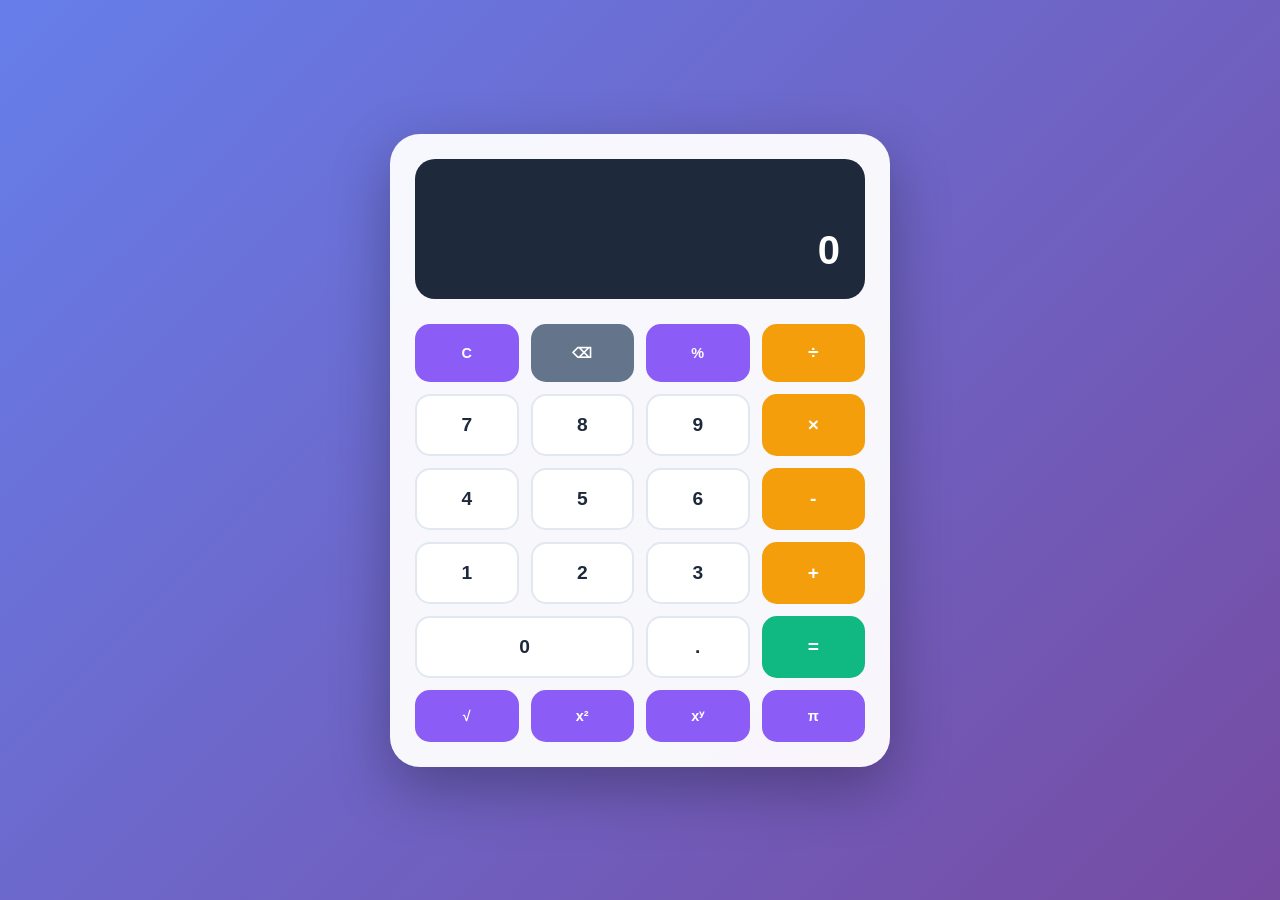
<file: calculadora/index.html>
<!DOCTYPE html>
<html lang="pt-br">
<head>
    <meta charset="UTF-8">
    <meta name="viewport" content="width=device-width, initial-scale=1.0">
    <title>Calculadora Científica</title>
    <link rel="stylesheet" href="style.css">
</head>
<body>
    <div class="calculator">
        <div class="display">
            <div class="previous-operand" id="previousOperand"></div>
            <div class="current-operand" id="currentOperand">0</div>
        </div>
        
        <div class="buttons">
            <!-- Linha 1: Funções e operadores -->
            <button class="function" data-action="clear">C</button>
            <button class="function" data-action="delete">⌫</button>
            <button class="function" data-action="percent">%</button>
            <button class="operator" data-operator="/">÷</button>
            
            <!-- Linha 2: Números 7,8,9 e multiplicação -->
            <button class="number" data-number="7">7</button>
            <button class="number" data-number="8">8</button>
            <button class="number" data-number="9">9</button>
            <button class="operator" data-operator="*">×</button>
            
            <!-- Linha 3: Números 4,5,6 e subtração -->
            <button class="number" data-number="4">4</button>
            <button class="number" data-number="5">5</button>
            <button class="number" data-number="6">6</button>
            <button class="operator" data-operator="-">-</button>
            
            <!-- Linha 4: Números 1,2,3 e adição -->
            <button class="number" data-number="1">1</button>
            <button class="number" data-number="2">2</button>
            <button class="number" data-number="3">3</button>
            <button class="operator" data-operator="+">+</button>
            
            <!-- Linha 5: Zero, ponto, igual -->
            <button class="number span-2" data-number="0">0</button>
            <button class="number" data-number=".">.</button>
            <button class="equals" data-action="equals">=</button>
            
            <!-- Linha 6: Funções científicas -->
            <button class="function" data-function="sqrt">√</button>
            <button class="function" data-function="square">x²</button>
            <button class="function" data-function="power">xʸ</button>
            <button class="function" data-function="pi">π</button>
        </div>
    </div>

    <script src="script.js"></script>
</body>
</html>
</file>
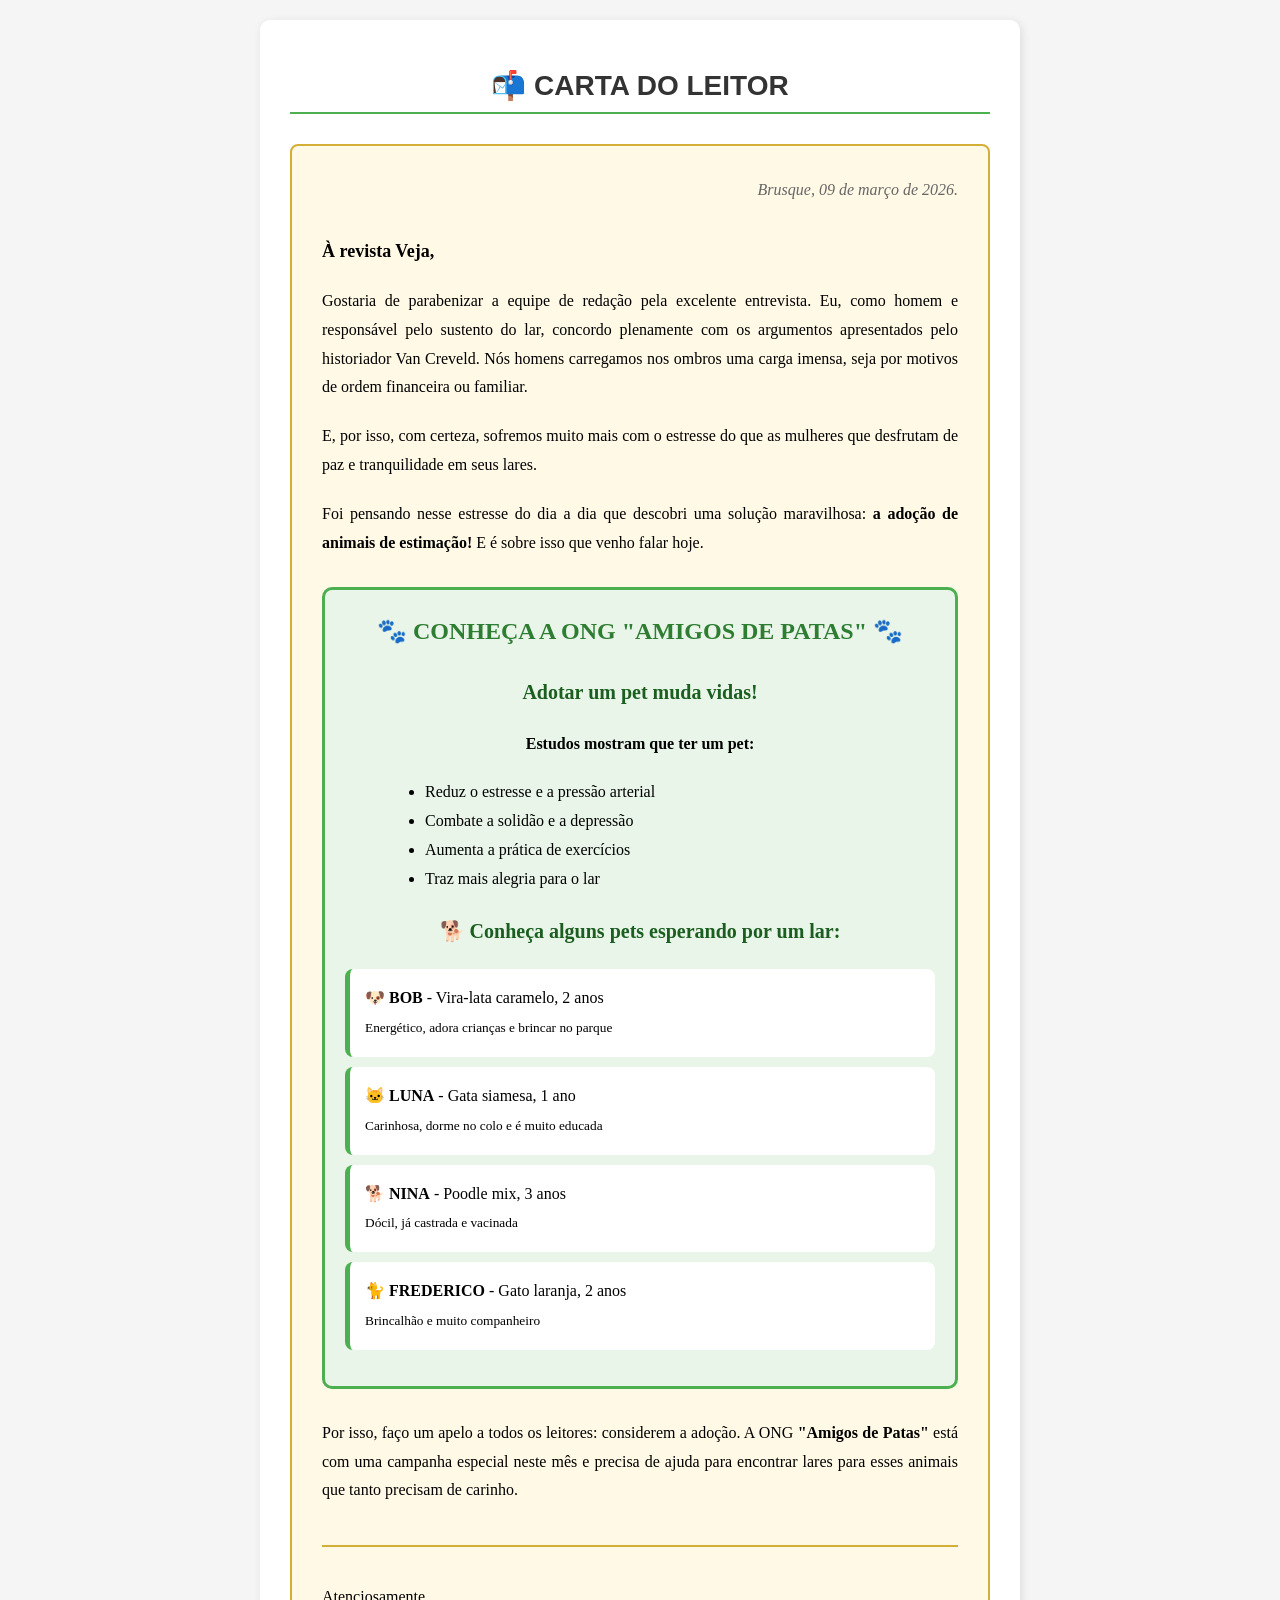
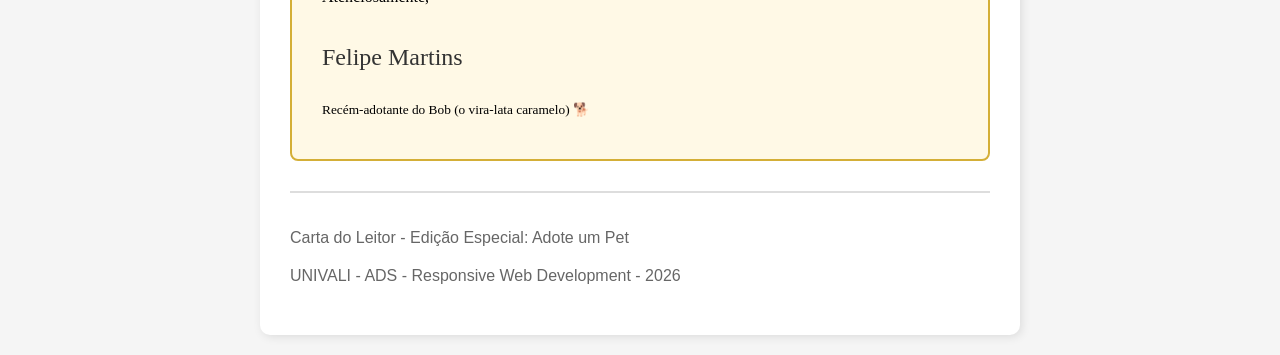
<file: carta-ong/index.html>
<!DOCTYPE html>
<html lang="pt-BR">
<head>
    <meta charset="UTF-8">
    <meta name="viewport" content="width=device-width, initial-scale=1.0">
    <title>Carta do Leitor - Adote um Pet</title>
    <style>
        /* Estilo para o corpo da página */
        body {
            font-family: Arial, Helvetica, sans-serif;
            background-color: #f5f5f5;
            margin: 0;
            padding: 20px;
        }
        
        /* Container principal - centraliza o conteúdo */
        .container {
            max-width: 700px;
            margin: 0 auto;
            background-color: white;
            padding: 30px;
            border-radius: 10px;
            box-shadow: 2px 2px 10px rgba(0,0,0,0.1);
        }
        
        /* Título principal */
        h1 {
            text-align: center;
            color: #333;
            font-size: 28px;
            margin-bottom: 30px;
            border-bottom: 2px solid #4CAF50;
            padding-bottom: 10px;
        }
        
        /* ESTILO DA CARTA */
        .carta {
            background-color: #fff9e6;
            border: 2px solid #d4af37;
            padding: 30px;
            border-radius: 8px;
            font-family: 'Times New Roman', Times, serif;
            line-height: 1.8;
            margin-bottom: 20px;
        }
        
        /* Data da carta */
        .data {
            text-align: right;
            color: #666;
            font-style: italic;
            margin-bottom: 30px;
            font-size: 16px;
        }
        
        /* Saudação */
        .saudacao {
            font-size: 18px;
            margin-bottom: 20px;
            font-weight: bold;
        }
        
        /* Parágrafos */
        p {
            margin-bottom: 20px;
            text-align: justify;
            font-size: 16px;
        }
        
        /* DESTAQUE PARA A ONG DE ADOÇÃO */
        .ong-destaque {
            background-color: #e8f5e8;
            border: 3px solid #4CAF50;
            padding: 20px;
            margin: 30px 0;
            border-radius: 10px;
            text-align: center;
        }
        
        .ong-destaque h2 {
            color: #2e7d32;
            margin-top: 0;
            font-size: 24px;
        }
        
        .ong-destaque h3 {
            color: #1b5e20;
            font-size: 20px;
        }
        
        /* Lista de pets */
        .lista-pets {
            list-style: none;
            padding: 0;
        }
        
        .lista-pets li {
            background-color: white;
            margin: 10px 0;
            padding: 15px;
            border-radius: 8px;
            border-left: 5px solid #4CAF50;
            text-align: left;
            font-size: 16px;
        }
        
        /* Assinatura */
        .assinatura {
            margin-top: 40px;
            border-top: 2px solid #d4af37;
            padding-top: 20px;
        }
        
        .assinatura p {
            margin-bottom: 5px;
            text-align: left;
        }
        
        .nome {
            font-size: 24px;
            font-family: 'Brush Script MT', cursive;
            color: #333;
        }
        
        /* Rodapé */
        .rodape {
            text-align: center;
            margin-top: 30px;
            padding-top: 20px;
            border-top: 2px solid #ddd;
            color: #666;
            font-size: 14px;
        }
    </style>
</head>
<body>

<div class="container">
    
    <!-- TÍTULO -->
    <h1>📬 CARTA DO LEITOR</h1>
    
    <!-- CARTA PRINCIPAL -->
    <div class="carta">
        
        <!-- DATA -->
        <div class="data">
            Brusque, 09 de março de 2026.
        </div>
        
        <!-- SAUDAÇÃO -->
        <div class="saudacao">
            À revista Veja,
        </div>
        
        <!-- PRIMEIRO PARÁGRAFO -->
        <p>
            Gostaria de parabenizar a equipe de redação pela excelente entrevista. 
            Eu, como homem e responsável pelo sustento do lar, concordo plenamente 
            com os argumentos apresentados pelo historiador Van Creveld. Nós homens 
            carregamos nos ombros uma carga imensa, seja por motivos de ordem financeira 
            ou familiar.
        </p>
        
        <!-- SEGUNDO PARÁGRAFO -->
        <p>
            E, por isso, com certeza, sofremos muito mais com o estresse do que as 
            mulheres que desfrutam de paz e tranquilidade em seus lares.
        </p>
        
        <!-- TERCEIRO PARÁGRAFO -->
        <p>
            Foi pensando nesse estresse do dia a dia que descobri uma solução maravilhosa: 
            <strong>a adoção de animais de estimação!</strong> E é sobre isso que venho 
            falar hoje.
        </p>
        
        <!-- SEÇÃO DA ONG - ADOÇÃO DE PETS -->
        <div class="ong-destaque">
            <h2>🐾 CONHEÇA A ONG "AMIGOS DE PATAS" 🐾</h2>
            
            <h3>Adotar um pet muda vidas!</h3>
            
            <p style="text-align: center;">
                <strong>Estudos mostram que ter um pet:</strong>
            </p>
            
            <!-- LISTA DE BENEFÍCIOS -->
            <ul style="text-align: left; margin: 20px 40px;">
                <li>Reduz o estresse e a pressão arterial</li>
                <li>Combate a solidão e a depressão</li>
                <li>Aumenta a prática de exercícios</li>
                <li>Traz mais alegria para o lar</li>
            </ul>
            
            <!-- PETS PARA ADOÇÃO -->
            <h3>🐕 Conheça alguns pets esperando por um lar:</h3>
            
            <ul class="lista-pets">
                <li>
                    <strong>🐶 BOB</strong> - Vira-lata caramelo, 2 anos<br>
                    <small>Energético, adora crianças e brincar no parque</small>
                </li>
                <li>
                    <strong>🐱 LUNA</strong> - Gata siamesa, 1 ano<br>
                    <small>Carinhosa, dorme no colo e é muito educada</small>
                </li>
                <li>
                    <strong>🐕 NINA</strong> - Poodle mix, 3 anos<br>
                    <small>Dócil, já castrada e vacinada</small>
                </li>
                <li>
                    <strong>🐈 FREDERICO</strong> - Gato laranja, 2 anos<br>
                    <small>Brincalhão e muito companheiro</small>
                </li>
            </ul>
            
        </div> <!-- FIM DA SEÇÃO ONG -->
        
        <!-- QUARTO PARÁGRAFO -->
        <p>
            Por isso, faço um apelo a todos os leitores: considerem a adoção. 
            A ONG <strong>"Amigos de Patas"</strong> está com uma campanha especial 
            neste mês e precisa de ajuda para encontrar lares para esses animais 
            que tanto precisam de carinho.
        </p>
        
        <!-- ASSINATURA -->
        <div class="assinatura">
            <p>Atenciosamente,</p>
            <p class="nome">Felipe Martins</p>
            <p><small>Recém-adotante do Bob (o vira-lata caramelo) 🐕</small></p>
        </div>
        
    </div> <!-- FIM DA CARTA -->
    
    <!-- RODAPÉ SIMPLES -->
    <div class="rodape">
        <p>Carta do Leitor - Edição Especial: Adote um Pet</p>
        <p>UNIVALI - ADS - Responsive Web Development - 2026</p>
    </div>
</body>
</html>
</file>
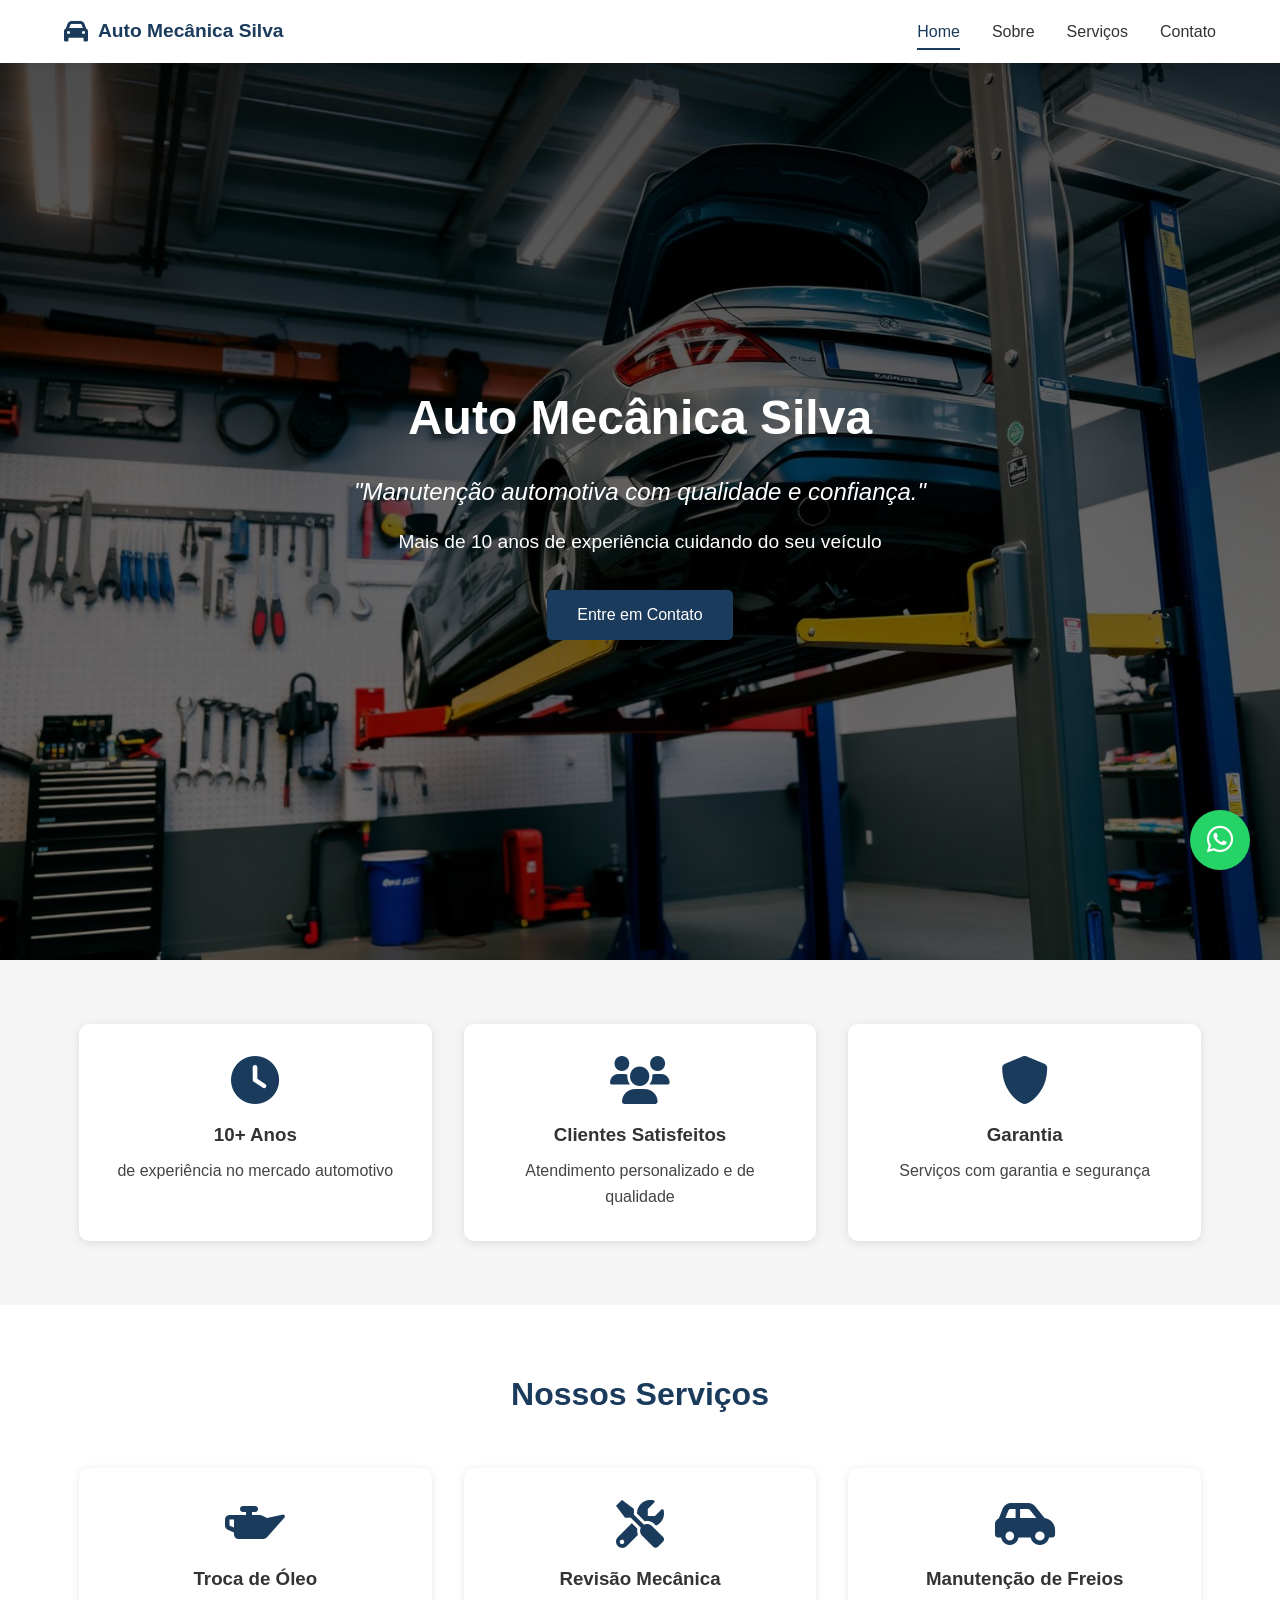
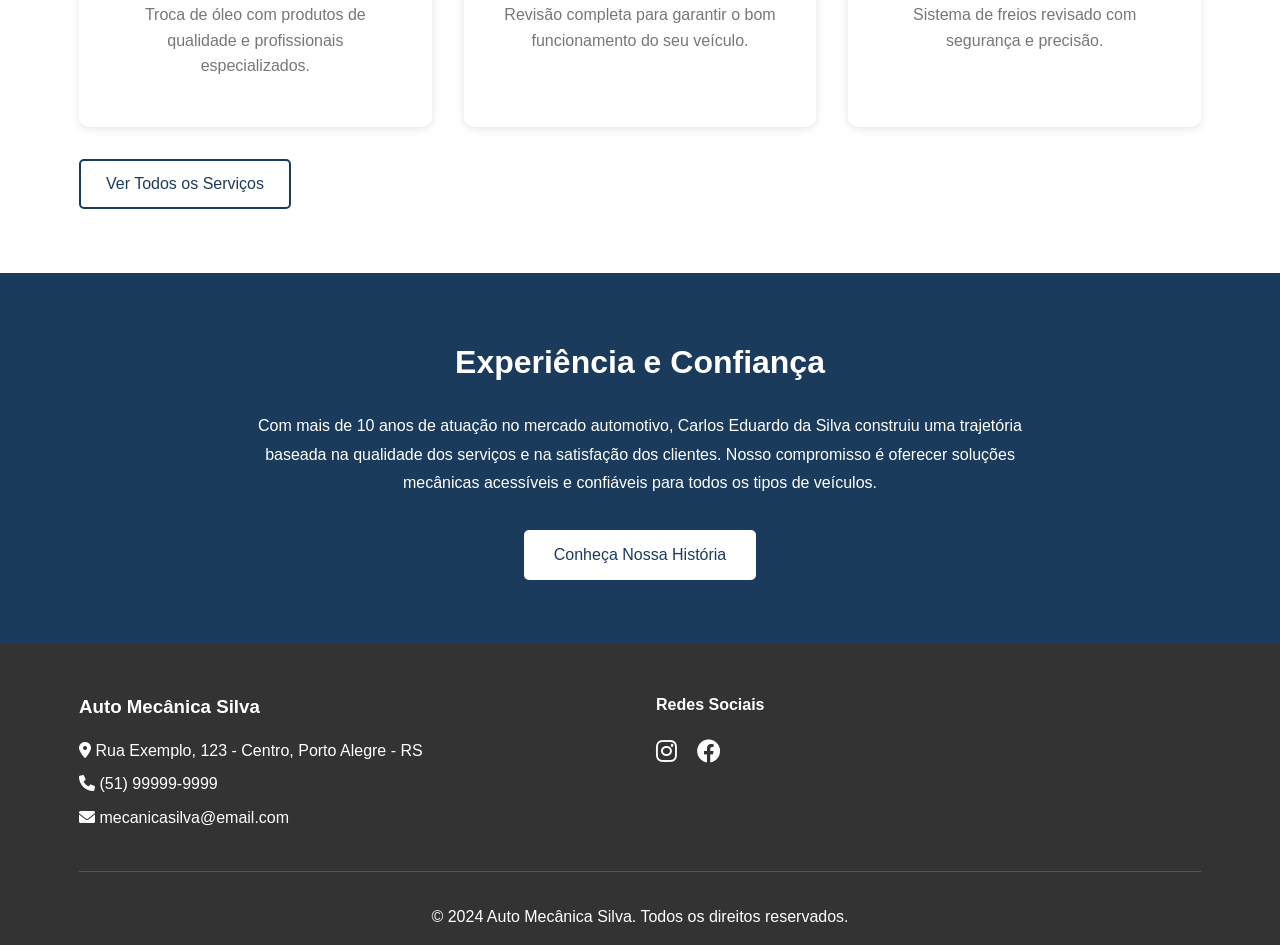
<file: site-mecanica-silva/index.html>
<!DOCTYPE html>
<html lang="pt-BR">
<head>
    <meta charset="UTF-8">
    <meta name="viewport" content="width=device-width, initial-scale=1.0">
    <title>Auto Mecânica Silva - Manutenção automotiva com qualidade e confiança</title>
    <link rel="icon" type="image/x-icon" href="./img/favicon.ico">
    <meta name="description" content="Auto Mecânica Silva - Profissionais experientes em manutenção automotiva em Porto Alegre. Troca de óleo, revisão mecânica, freios, alinhamento e diagnóstico.">
    <link rel="stylesheet" href="css/style.css">
    <link rel="stylesheet" href="https://cdnjs.cloudflare.com/ajax/libs/font-awesome/6.0.0/css/all.min.css">
</head>
<body>
    <!-- Menu Fixo -->
    <nav class="navbar">
        <div class="nav-container">
            <a href="index.html" class="logo">
                <i class="fas fa-car"></i>
                Auto Mecânica Silva
            </a>
            <div class="menu-toggle" id="menu-toggle">
                <i class="fas fa-bars"></i>
            </div>
            <ul class="nav-menu" id="nav-menu">
                <li><a href="index.html" class="active">Home</a></li>
                <li><a href="sobre.html">Sobre</a></li>
                <li><a href="servicos.html">Serviços</a></li>
                <li><a href="contato.html">Contato</a></li>
            </ul>
        </div>
    </nav>

    <!-- Botão WhatsApp Flutuante -->
    <a href="https://wa.me/5551999999999" class="whatsapp-float" target="_blank">
        <i class="fab fa-whatsapp"></i>
    </a>

    <!-- Banner Principal com Imagem -->
     <section class="hero" style="background-image: linear-gradient(rgba(0, 0, 0, 0.7), rgba(0, 0, 0, 0.5)), url('./img/banner.jpg');">
        <div class="hero-content">
            <h1 class="fade-in">Auto Mecânica Silva</h1>
            <p class="slogan fade-in delay-1">"Manutenção automotiva com qualidade e confiança."</p>
            <p class="hero-text fade-in delay-2">Mais de 10 anos de experiência cuidando do seu veículo</p>
            <a href="contato.html" class="btn-primary fade-in delay-3">Entre em Contato</a>
        </div>
    </section>

    <!-- Destaques -->
    <section class="highlights">
        <div class="container">
            <div class="highlight-box">
                <i class="fas fa-clock"></i>
                <h3>10+ Anos</h3>
                <p>de experiência no mercado automotivo</p>
            </div>
            <div class="highlight-box">
                <i class="fas fa-users"></i>
                <h3>Clientes Satisfeitos</h3>
                <p>Atendimento personalizado e de qualidade</p>
            </div>
            <div class="highlight-box">
                <i class="fas fa-shield-alt"></i>
                <h3>Garantia</h3>
                <p>Serviços com garantia e segurança</p>
            </div>
        </div>
    </section>

    <!-- Resumo dos Serviços -->
    <section class="services-preview">
        <div class="container">
            <h2>Nossos Serviços</h2>
            <div class="services-grid">
                <div class="service-card">
                    <i class="fas fa-oil-can"></i>
                    <h3>Troca de Óleo</h3>
                    <p>Troca de óleo com produtos de qualidade e profissionais especializados.</p>
                </div>
                <div class="service-card">
                    <i class="fas fa-tools"></i>
                    <h3>Revisão Mecânica</h3>
                    <p>Revisão completa para garantir o bom funcionamento do seu veículo.</p>
                </div>
                <div class="service-card">
                    <i class="fas fa-car-side"></i>
                    <h3>Manutenção de Freios</h3>
                    <p>Sistema de freios revisado com segurança e precisão.</p>
                </div>
            </div>
            <div class="text-center">
                <a href="servicos.html" class="btn-secondary">Ver Todos os Serviços</a>
            </div>
        </div>
    </section>

    <!-- Experiência -->
    <section class="experience">
        <div class="container">
            <div class="experience-content">
                <h2>Experiência e Confiança</h2>
                <p>Com mais de 10 anos de atuação no mercado automotivo, Carlos Eduardo da Silva construiu uma trajetória baseada na qualidade dos serviços e na satisfação dos clientes. Nosso compromisso é oferecer soluções mecânicas acessíveis e confiáveis para todos os tipos de veículos.</p>
                <a href="sobre.html" class="btn-primary">Conheça Nossa História</a>
            </div>
        </div>
    </section>

    <!-- Botão Voltar ao Topo -->
    <button id="back-to-top" class="back-to-top" title="Voltar ao topo">
        <i class="fas fa-arrow-up"></i>
    </button>

    <!-- Footer -->
    <footer>
        <div class="container">
            <div class="footer-content">
                <div class="footer-info">
                    <h3>Auto Mecânica Silva</h3>
                    <p><i class="fas fa-map-marker-alt"></i> Rua Exemplo, 123 - Centro, Porto Alegre - RS</p>
                    <p><i class="fas fa-phone"></i> <a href="tel:515199999999">(51) 99999-9999</a></p>
                    <p><i class="fas fa-envelope"></i> <a href="mailto:mecanicasilva@email.com">mecanicasilva@email.com</a></p>
                </div>
                <div class="footer-social">
                    <h4>Redes Sociais</h4>
                    <a href="https://instagram.com/mecanicasilva" target="_blank"><i class="fab fa-instagram"></i></a>
                    <a href="https://facebook.com/mecanicasilva" target="_blank"><i class="fab fa-facebook"></i></a>
                </div>
            </div>
            <div class="footer-bottom">
                <p>&copy; 2024 Auto Mecânica Silva. Todos os direitos reservados.</p>
            </div>
        </div>
    </footer>

    <script src="js/script.js"></script>
</body>
</html>
</file>
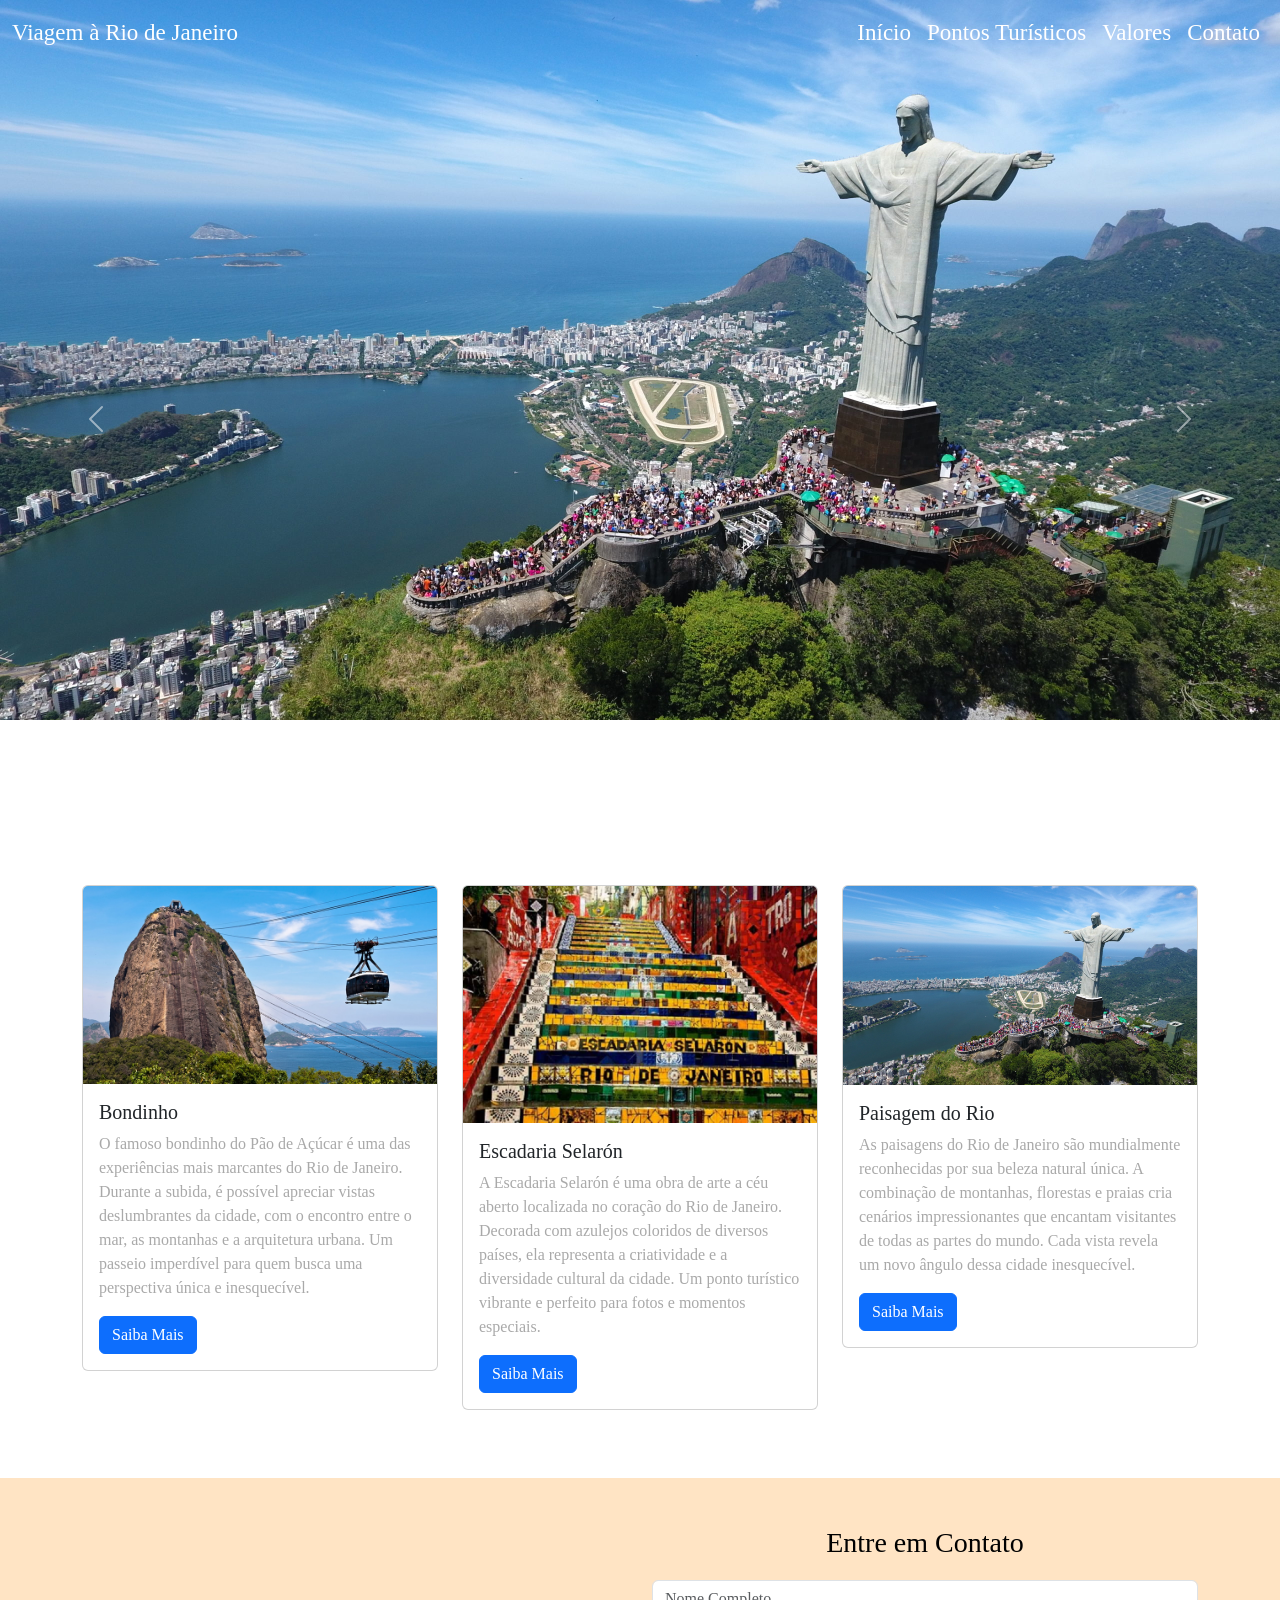
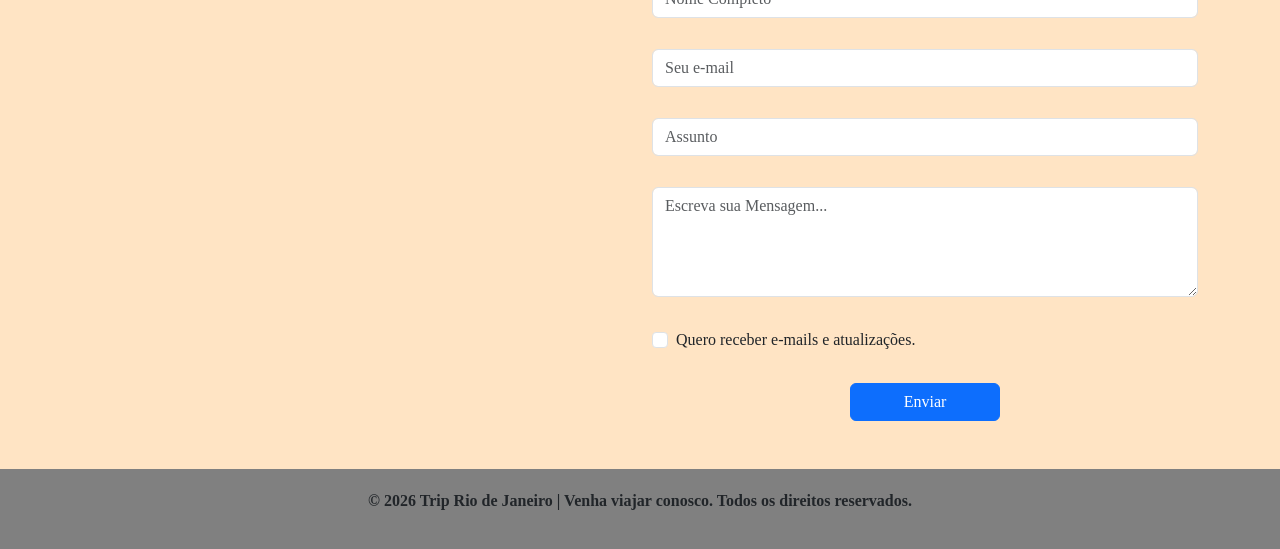
<file: site-responsive/index.html>
<!DOCTYPE html>
<html lang="pt-BR">

<head>
    <meta charset="UTF-8">
    <meta name="viewport" content="width=device-width, initial-scale=1.0">
    <title>Rio de Janeiro</title>
    <link rel="stylesheet" href="https://cdn.jsdelivr.net/npm/bootstrap@5.3.8/dist/css/bootstrap.min.css"
        integrity="sha384-sRIl4kxILFvY47J16cr9ZwB07vP4J8+LH7qKQnuqkuIAvNWLzeN8tE5YBujZqJLB" crossorigin="anonymous">
    <link rel="stylesheet" href="style.css">
    <link rel="icon" type="image/jpg" href="src/img/rio-favicon.webp">
</head>

<body>
    <!-- Menu -->
    <nav class="navbar navbar-expand-lg navbar-light ">
        <div class="container-fluid">
            <a class="navbar-brand" href="#">Viagem à Rio de Janeiro</a>
            <button class="navbar-toggler" type="button" data-bs-toggle="collapse" data-bs-target="#navbarNavAltMarkup"
                aria-controls="navbarNavAltMarkup" aria-expanded="false" aria-label="Toggle navigation">
                <span class="navbar-toggler-icon"></span>
            </button>
            <div class="collapse navbar-collapse justify-content-end" id="navbarNavAltMarkup">
                <div class="navbar-nav align-items-center">
                    <a class="nav-link active" aria-current="page" href="#">Início</a>
                    <a class="nav-link" href="#">Pontos Turísticos</a>
                    <a class="nav-link" href="#">Valores</a>
                    <a class="nav-link" href="#contato">Contato</a>
                </div>
            </div>
        </div>
    </nav>

    <!-- Carousel -->
    <div id="carouselExampleIndicators" class="carousel slide" data-bs-ride="carousel">
        <div class="carousel-indicators">
            <button type="button" data-bs-target="#carouselExampleIndicators" data-bs-slide-to="0" class="active"
                aria-current="true" aria-label="Slide 1"></button>
            <button type="button" data-bs-target="#carouselExampleIndicators" data-bs-slide-to="1"
                aria-label="Slide 2"></button>
            <button type="button" data-bs-target="#carouselExampleIndicators" data-bs-slide-to="2"
                aria-label="Slide 3"></button>
        </div>
        <div class="carousel-inner">
            <div class="carousel-item active">
                <img src="src/img/cristo.jpg" class="d-block w-100" alt="Imagem do Cristo">
            </div>
            <div class="carousel-item">
                <img src="src/img/rio-banner.jpg" class="d-block w-100" alt="Imagem cidade">
            </div>
            <div class="carousel-item">
                <img src="src/img/rio-praia.webp" class="d-block w-100" alt="Imagem praia">
            </div>
        </div>
        <button class="carousel-control-prev" type="button" data-bs-target="#carouselExampleIndicators"
            data-bs-slide="prev">
            <span class="carousel-control-prev-icon" aria-hidden="true"></span>
            <span class="visually-hidden">Anterior</span>
        </button>
        <button class="carousel-control-next" type="button" data-bs-target="#carouselExampleIndicators"
            data-bs-slide="next">
            <span class="carousel-control-next-icon" aria-hidden="true"></span>
            <span class="visually-hidden">Próximo</span>
        </button>
    </div>

    <!-- Cards -->
    <div class="container my-5">
        <div class="row g-4">
            <div class="col-md-4">
                <div class="card">
                    <img src="src/img/rio-bondinho.jpg" class="card-img-top" alt="Ponte">
                    <div class="card-body">
                        <h5 class="card-title">Bondinho</h5>
                        <p class="card-text">O famoso bondinho do Pão de Açúcar é uma das experiências mais marcantes do Rio de Janeiro. Durante a subida, é possível apreciar vistas deslumbrantes da cidade, com o encontro entre o mar, as montanhas e a arquitetura urbana. Um passeio imperdível para quem busca uma perspectiva única e inesquecível.</p>
                        <a href="#"class="btn btn-primary">Saiba Mais</a>
                    </div>
                </div>
            </div>
            <div class="col-md-4">
                <div class="card">
                    <img src="src/img/rio-escadas.jpg" class="card-img-top" alt="Cidade">
                    <div class="card-body">
                        <h5 class="card-title">Escadaria Selarón</h5>
                        <p class="card-text">A Escadaria Selarón é uma obra de arte a céu aberto localizada no coração do Rio de Janeiro. Decorada com azulejos coloridos de diversos países, ela representa a criatividade e a diversidade cultural da cidade. Um ponto turístico vibrante e perfeito para fotos e momentos especiais.</p>
                        <a href="#" class="btn btn-primary">Saiba Mais</a>
                    </div>
                </div>
            </div>
            <div class="col-md-4">
                <div class="card">
                    <img src="src/img/cristo.jpg" class="card-img-top" alt="Paisagem">
                    <div class="card-body">
                        <h5 class="card-title">Paisagem do Rio</h5>
                        <p class="card-text">As paisagens do Rio de Janeiro são mundialmente reconhecidas por sua beleza natural única. A combinação de montanhas, florestas e praias cria cenários impressionantes que encantam visitantes de todas as partes do mundo. Cada vista revela um novo ângulo dessa cidade inesquecível.
                        </p>
                        <a href="#" class="btn btn-primary">Saiba Mais</a>
                    </div>
                </div>
            </div>
        </div>
    </div>

    <!-- Contato com mapa -->
    <section id="contato" class="py-5 contatoform">
        <div class="container">
            <div class="row align-items-center">
                <!-- Mapa à esquerda -->
                <div class="col-md-6 mb-4 mb-md-0">
                    <iframe src="https://www.google.com/maps/embed?pb=!1m18!1m12!1m3!1d3673.9541406239955!2d-43.213062123853405!3d-22.95191597922342!2m3!1f0!2f0!3f0!3m2!1i1024!2i768!4f13.1!3m3!1m2!1s0x997fd5984aa13f%3A0x9dc984d7019502de!2sCristo%20Redentor!5e0!3m2!1spt-BR!2sbr!4v1774902396347!5m2!1spt-BR!2sbr" width="600" height="450" style="border:0;" allowfullscreen="" loading="lazy" referrerpolicy="no-referrer-when-downgrade"></iframe>
                </div>

                <!-- Formulário à direita -->
                <div class="col-md-6">
                    <h3>Entre em Contato</h3>
                    <form>
                        <input type="text" class="form-control mb-3" placeholder="Nome Completo" required>
                        <input type="email" class="form-control mb-3" placeholder="Seu e-mail" required>
                        <input type="text" class="form-control mb-3" placeholder="Assunto" required>
                        <textarea class="form-control mb-3" rows="4" placeholder="Escreva sua Mensagem..." required></textarea>
                        <div class="form-check mb-3">
                            <input type="checkbox" class="form-check-input" id="newsletterCheck">
                            <label class="form-check-label" for="newsletterCheck">Quero receber e-mails e atualizações.</label>
                        </div>
                        <button type="submit" class="btn btn-primary">Enviar</button>
                    </form>
                </div>
            </div>
        </div>
    </section>

    <!-- Footer -->
    <footer>
        <p>© 2026 Trip Rio de Janeiro | Venha viajar conosco. Todos os direitos reservados.</p>
    </footer>

    <script src="https://cdn.jsdelivr.net/npm/bootstrap@5.3.8/dist/js/bootstrap.bundle.min.js"></script>
</body>

</html>
</file>
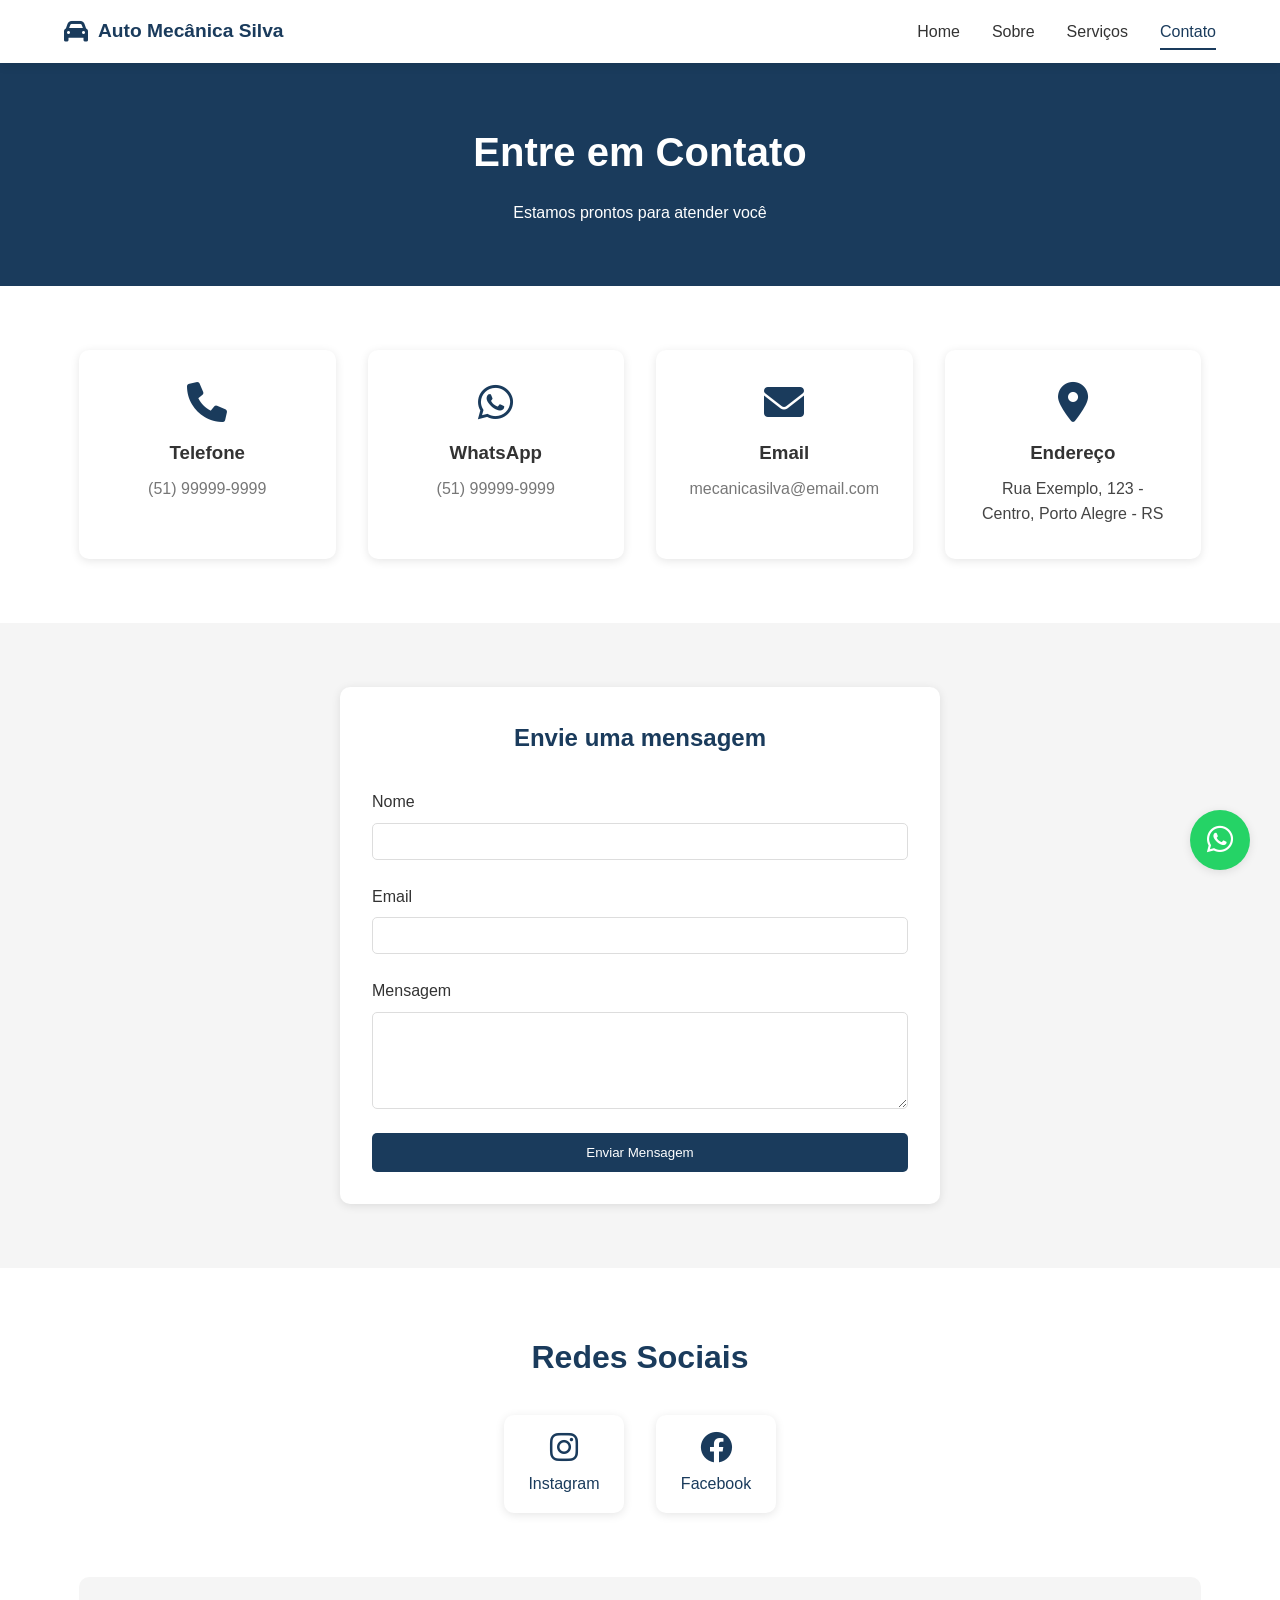
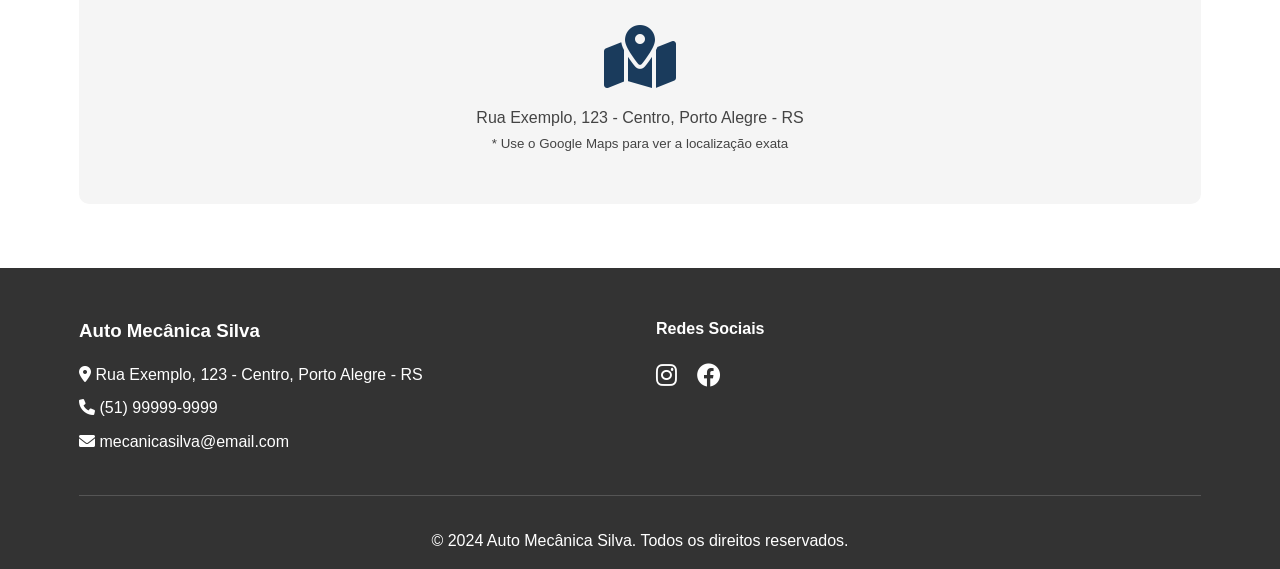
<file: site-mecanica-silva/contato.html>
<!DOCTYPE html>
<html lang="pt-BR">
<head>
    <meta charset="UTF-8">
    <meta name="viewport" content="width=device-width, initial-scale=1.0">
    <title>Contato - Auto Mecânica Silva</title>
    <meta name="description" content="Entre em contato com a Auto Mecânica Silva. Telefone, WhatsApp, email, endereço e formulário de contato.">
    <link rel="stylesheet" href="css/style.css">
    <link rel="stylesheet" href="https://cdnjs.cloudflare.com/ajax/libs/font-awesome/6.0.0/css/all.min.css">
</head>
<body>
    <nav class="navbar">
        <div class="nav-container">
            <a href="index.html" class="logo">
                <i class="fas fa-car"></i>
                Auto Mecânica Silva
            </a>
            <div class="menu-toggle" id="menu-toggle">
                <i class="fas fa-bars"></i>
            </div>
            <ul class="nav-menu" id="nav-menu">
                <li><a href="index.html">Home</a></li>
                <li><a href="sobre.html">Sobre</a></li>
                <li><a href="servicos.html">Serviços</a></li>
                <li><a href="contato.html" class="active">Contato</a></li>
            </ul>
        </div>
    </nav>

    <a href="https://wa.me/5551999999999" class="whatsapp-float" target="_blank">
        <i class="fab fa-whatsapp"></i>
    </a>

    <section class="page-header">
        <div class="container">
            <h1>Entre em Contato</h1>
            <p>Estamos prontos para atender você</p>
        </div>
    </section>

    <section class="contact-info">
        <div class="container">
            <div class="contact-grid">
                <div class="contact-card">
                    <i class="fas fa-phone"></i>
                    <h3>Telefone</h3>
                    <p><a href="tel:515199999999">(51) 99999-9999</a></p>
                </div>
                <div class="contact-card">
                    <i class="fab fa-whatsapp"></i>
                    <h3>WhatsApp</h3>
                    <p><a href="https://wa.me/5551999999999" target="_blank">(51) 99999-9999</a></p>
                </div>
                <div class="contact-card">
                    <i class="fas fa-envelope"></i>
                    <h3>Email</h3>
                    <p><a href="mailto:mecanicasilva@email.com">mecanicasilva@email.com</a></p>
                </div>
                <div class="contact-card">
                    <i class="fas fa-map-marker-alt"></i>
                    <h3>Endereço</h3>
                    <p>Rua Exemplo, 123 - Centro, Porto Alegre - RS</p>
                </div>
            </div>
        </div>
    </section>

    <section class="contact-form-section">
        <div class="container">
            <div class="form-container">
                <h2>Envie uma mensagem</h2>
                <form id="contactForm" class="contact-form">
                    <div class="form-group">
                        <label for="name">Nome</label>
                        <input type="text" id="name" name="name" required>
                    </div>
                    <div class="form-group">
                        <label for="email">Email</label>
                        <input type="email" id="email" name="email" required>
                    </div>
                    <div class="form-group">
                        <label for="message">Mensagem</label>
                        <textarea id="message" name="message" rows="5" required></textarea>
                    </div>
                    <button type="submit" class="btn-primary">Enviar Mensagem</button>
                </form>
            </div>
        </div>
    </section>

    <section class="social-links">
        <div class="container">
            <h2>Redes Sociais</h2>
            <div class="social-icons">
                <a href="https://instagram.com/mecanicasilva" target="_blank" class="social-icon">
                    <i class="fab fa-instagram"></i>
                    <span>Instagram</span>
                </a>
                <a href="https://facebook.com/mecanicasilva" target="_blank" class="social-icon">
                    <i class="fab fa-facebook"></i>
                    <span>Facebook</span>
                </a>
            </div>
        </div>
    </section>

    <section class="map">
        <div class="container">
            <div class="map-placeholder">
                <i class="fas fa-map-marked-alt"></i>
                <p>Rua Exemplo, 123 - Centro, Porto Alegre - RS</p>
                <small>* Use o Google Maps para ver a localização exata</small>
            </div>
        </div>
    </section>

    <button id="back-to-top" class="back-to-top">
        <i class="fas fa-arrow-up"></i>
    </button>

    <footer>
        <div class="container">
            <div class="footer-content">
                <div class="footer-info">
                    <h3>Auto Mecânica Silva</h3>
                    <p><i class="fas fa-map-marker-alt"></i> Rua Exemplo, 123 - Centro, Porto Alegre - RS</p>
                    <p><i class="fas fa-phone"></i> <a href="tel:515199999999">(51) 99999-9999</a></p>
                    <p><i class="fas fa-envelope"></i> <a href="mailto:mecanicasilva@email.com">mecanicasilva@email.com</a></p>
                </div>
                <div class="footer-social">
                    <h4>Redes Sociais</h4>
                    <a href="https://instagram.com/mecanicasilva" target="_blank"><i class="fab fa-instagram"></i></a>
                    <a href="https://facebook.com/mecanicasilva" target="_blank"><i class="fab fa-facebook"></i></a>
                </div>
            </div>
            <div class="footer-bottom">
                <p>&copy; 2024 Auto Mecânica Silva. Todos os direitos reservados.</p>
            </div>
        </div>
    </footer>

    <script src="js/script.js"></script>
</body>
</html>
</file>
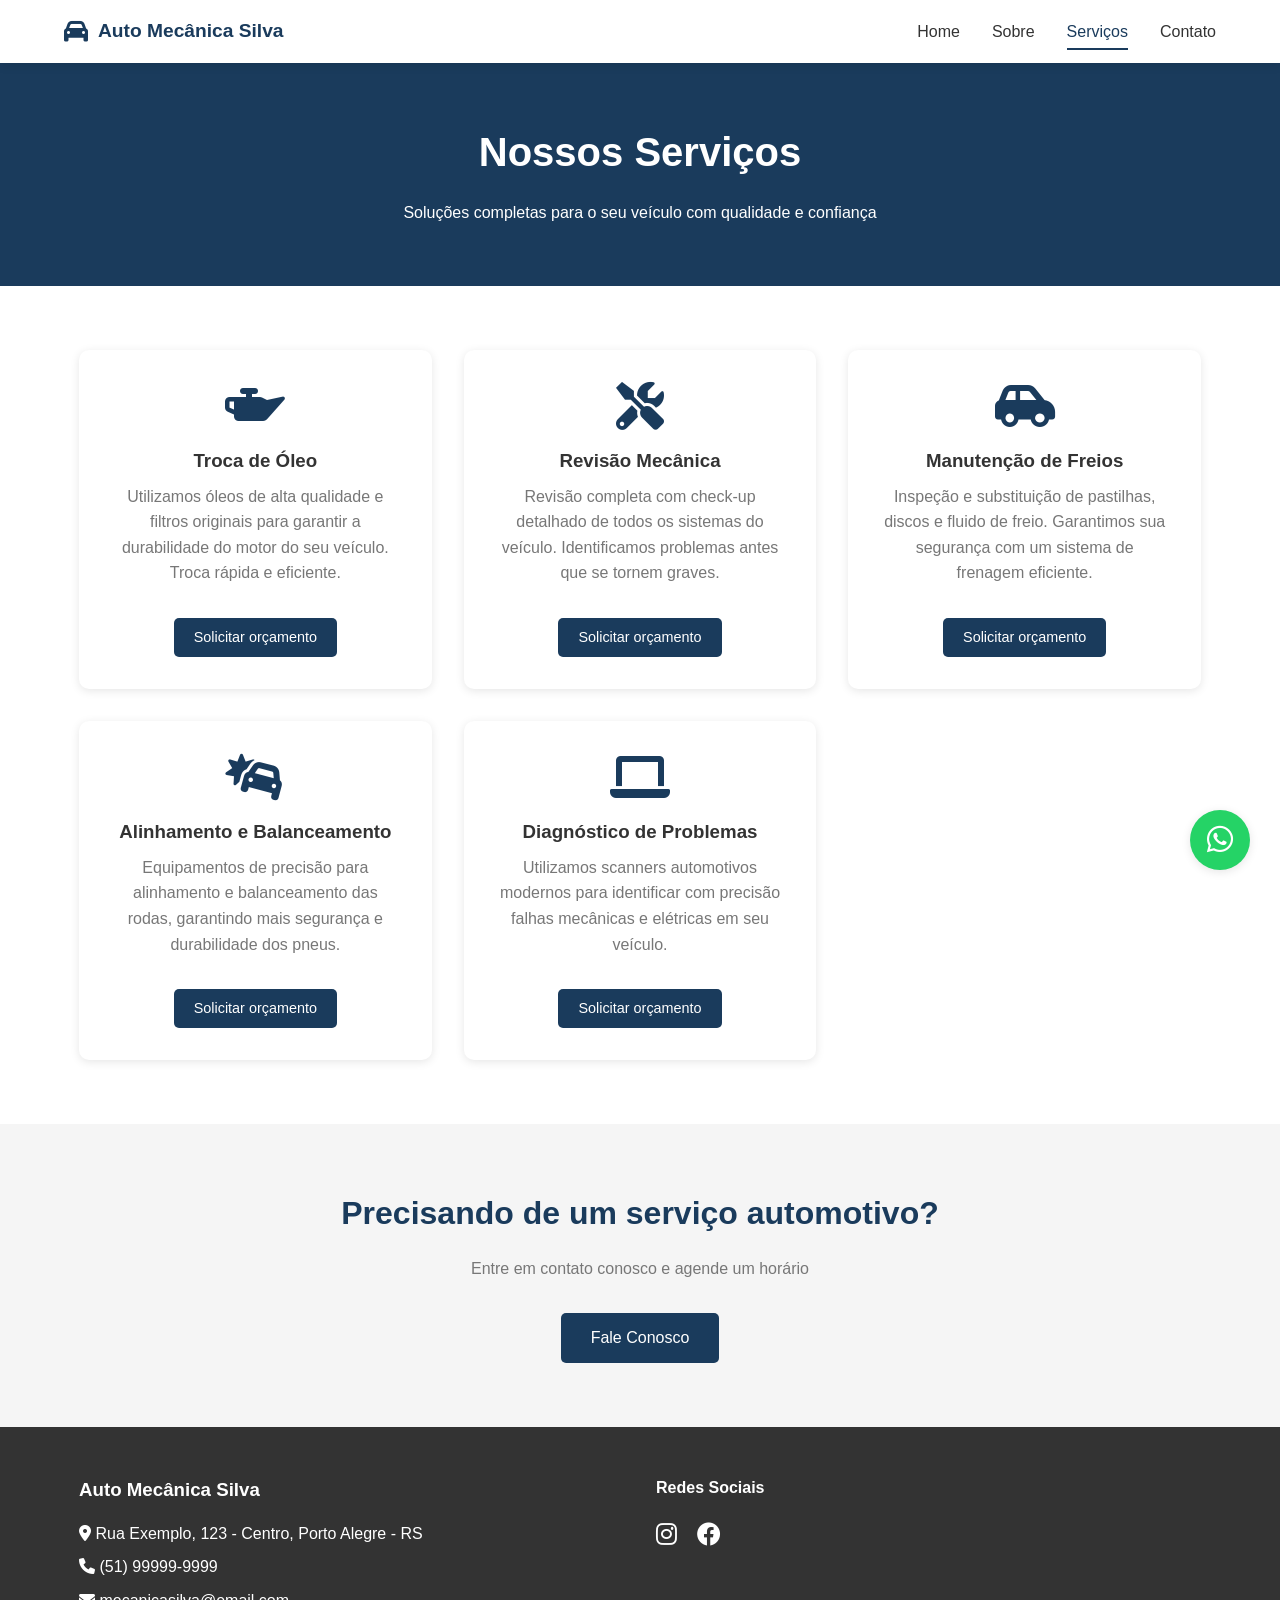
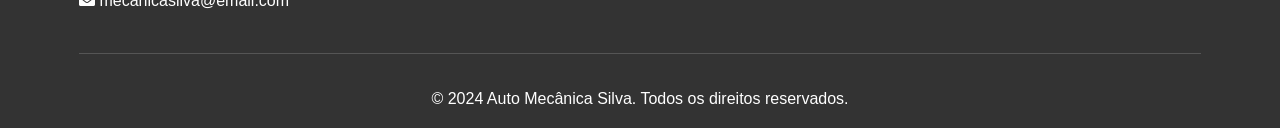
<file: site-mecanica-silva/servicos.html>
<!DOCTYPE html>
<html lang="pt-BR">
<head>
    <meta charset="UTF-8">
    <meta name="viewport" content="width=device-width, initial-scale=1.0">
    <title>Serviços - Auto Mecânica Silva</title>
    <meta name="description" content="Conheça todos os serviços da Auto Mecânica Silva: troca de óleo, revisão mecânica, manutenção de freios, alinhamento e balanceamento, diagnóstico mecânico.">
    <link rel="stylesheet" href="css/style.css">
    <link rel="stylesheet" href="https://cdnjs.cloudflare.com/ajax/libs/font-awesome/6.0.0/css/all.min.css">
</head>
<body>
    <nav class="navbar">
        <div class="nav-container">
            <a href="index.html" class="logo">
                <i class="fas fa-car"></i>
                Auto Mecânica Silva
            </a>
            <div class="menu-toggle" id="menu-toggle">
                <i class="fas fa-bars"></i>
            </div>
            <ul class="nav-menu" id="nav-menu">
                <li><a href="index.html">Home</a></li>
                <li><a href="sobre.html">Sobre</a></li>
                <li><a href="servicos.html" class="active">Serviços</a></li>
                <li><a href="contato.html">Contato</a></li>
            </ul>
        </div>
    </nav>

    <a href="https://wa.me/5551999999999" class="whatsapp-float" target="_blank">
        <i class="fab fa-whatsapp"></i>
    </a>

    <section class="page-header">
        <div class="container">
            <h1>Nossos Serviços</h1>
            <p>Soluções completas para o seu veículo com qualidade e confiança</p>
        </div>
    </section>

    <section class="services-catalog">
        <div class="container">
            <div class="services-cards">
                <!-- Troca de Óleo -->
                <div class="service-card">
                    <div class="card-icon">
                        <i class="fas fa-oil-can"></i>
                    </div>
                    <h3>Troca de Óleo</h3>
                    <p>Utilizamos óleos de alta qualidade e filtros originais para garantir a durabilidade do motor do seu veículo. Troca rápida e eficiente.</p>
                    <a href="contato.html" class="btn-card">Solicitar orçamento</a>
                </div>

                <!-- Revisão Mecânica -->
                <div class="service-card">
                    <div class="card-icon">
                        <i class="fas fa-tools"></i>
                    </div>
                    <h3>Revisão Mecânica</h3>
                    <p>Revisão completa com check-up detalhado de todos os sistemas do veículo. Identificamos problemas antes que se tornem graves.</p>
                    <a href="contato.html" class="btn-card">Solicitar orçamento</a>
                </div>

                <!-- Manutenção de Freios -->
                <div class="service-card">
                    <div class="card-icon">
                        <i class="fas fa-car-side"></i>
                    </div>
                    <h3>Manutenção de Freios</h3>
                    <p>Inspeção e substituição de pastilhas, discos e fluido de freio. Garantimos sua segurança com um sistema de frenagem eficiente.</p>
                    <a href="contato.html" class="btn-card">Solicitar orçamento</a>
                </div>

                <!-- Alinhamento e Balanceamento -->
                <div class="service-card">
                    <div class="card-icon">
                        <i class="fas fa-car-crash"></i>
                    </div>
                    <h3>Alinhamento e Balanceamento</h3>
                    <p>Equipamentos de precisão para alinhamento e balanceamento das rodas, garantindo mais segurança e durabilidade dos pneus.</p>
                    <a href="contato.html" class="btn-card">Solicitar orçamento</a>
                </div>

                <!-- Diagnóstico de Problemas -->
                <div class="service-card">
                    <div class="card-icon">
                        <i class="fas fa-laptop"></i>
                    </div>
                    <h3>Diagnóstico de Problemas</h3>
                    <p>Utilizamos scanners automotivos modernos para identificar com precisão falhas mecânicas e elétricas em seu veículo.</p>
                    <a href="contato.html" class="btn-card">Solicitar orçamento</a>
                </div>
            </div>
        </div>
    </section>

    <section class="cta-section">
        <div class="container">
            <h2>Precisando de um serviço automotivo?</h2>
            <p>Entre em contato conosco e agende um horário</p>
            <a href="contato.html" class="btn-primary">Fale Conosco</a>
        </div>
    </section>

    <button id="back-to-top" class="back-to-top">
        <i class="fas fa-arrow-up"></i>
    </button>

    <footer>
        <div class="container">
            <div class="footer-content">
                <div class="footer-info">
                    <h3>Auto Mecânica Silva</h3>
                    <p><i class="fas fa-map-marker-alt"></i> Rua Exemplo, 123 - Centro, Porto Alegre - RS</p>
                    <p><i class="fas fa-phone"></i> <a href="tel:515199999999">(51) 99999-9999</a></p>
                    <p><i class="fas fa-envelope"></i> <a href="mailto:mecanicasilva@email.com">mecanicasilva@email.com</a></p>
                </div>
                <div class="footer-social">
                    <h4>Redes Sociais</h4>
                    <a href="https://instagram.com/mecanicasilva" target="_blank"><i class="fab fa-instagram"></i></a>
                    <a href="https://facebook.com/mecanicasilva" target="_blank"><i class="fab fa-facebook"></i></a>
                </div>
            </div>
            <div class="footer-bottom">
                <p>&copy; 2024 Auto Mecânica Silva. Todos os direitos reservados.</p>
            </div>
        </div>
    </footer>

    <script src="js/script.js"></script>
</body>
</html>
</file>
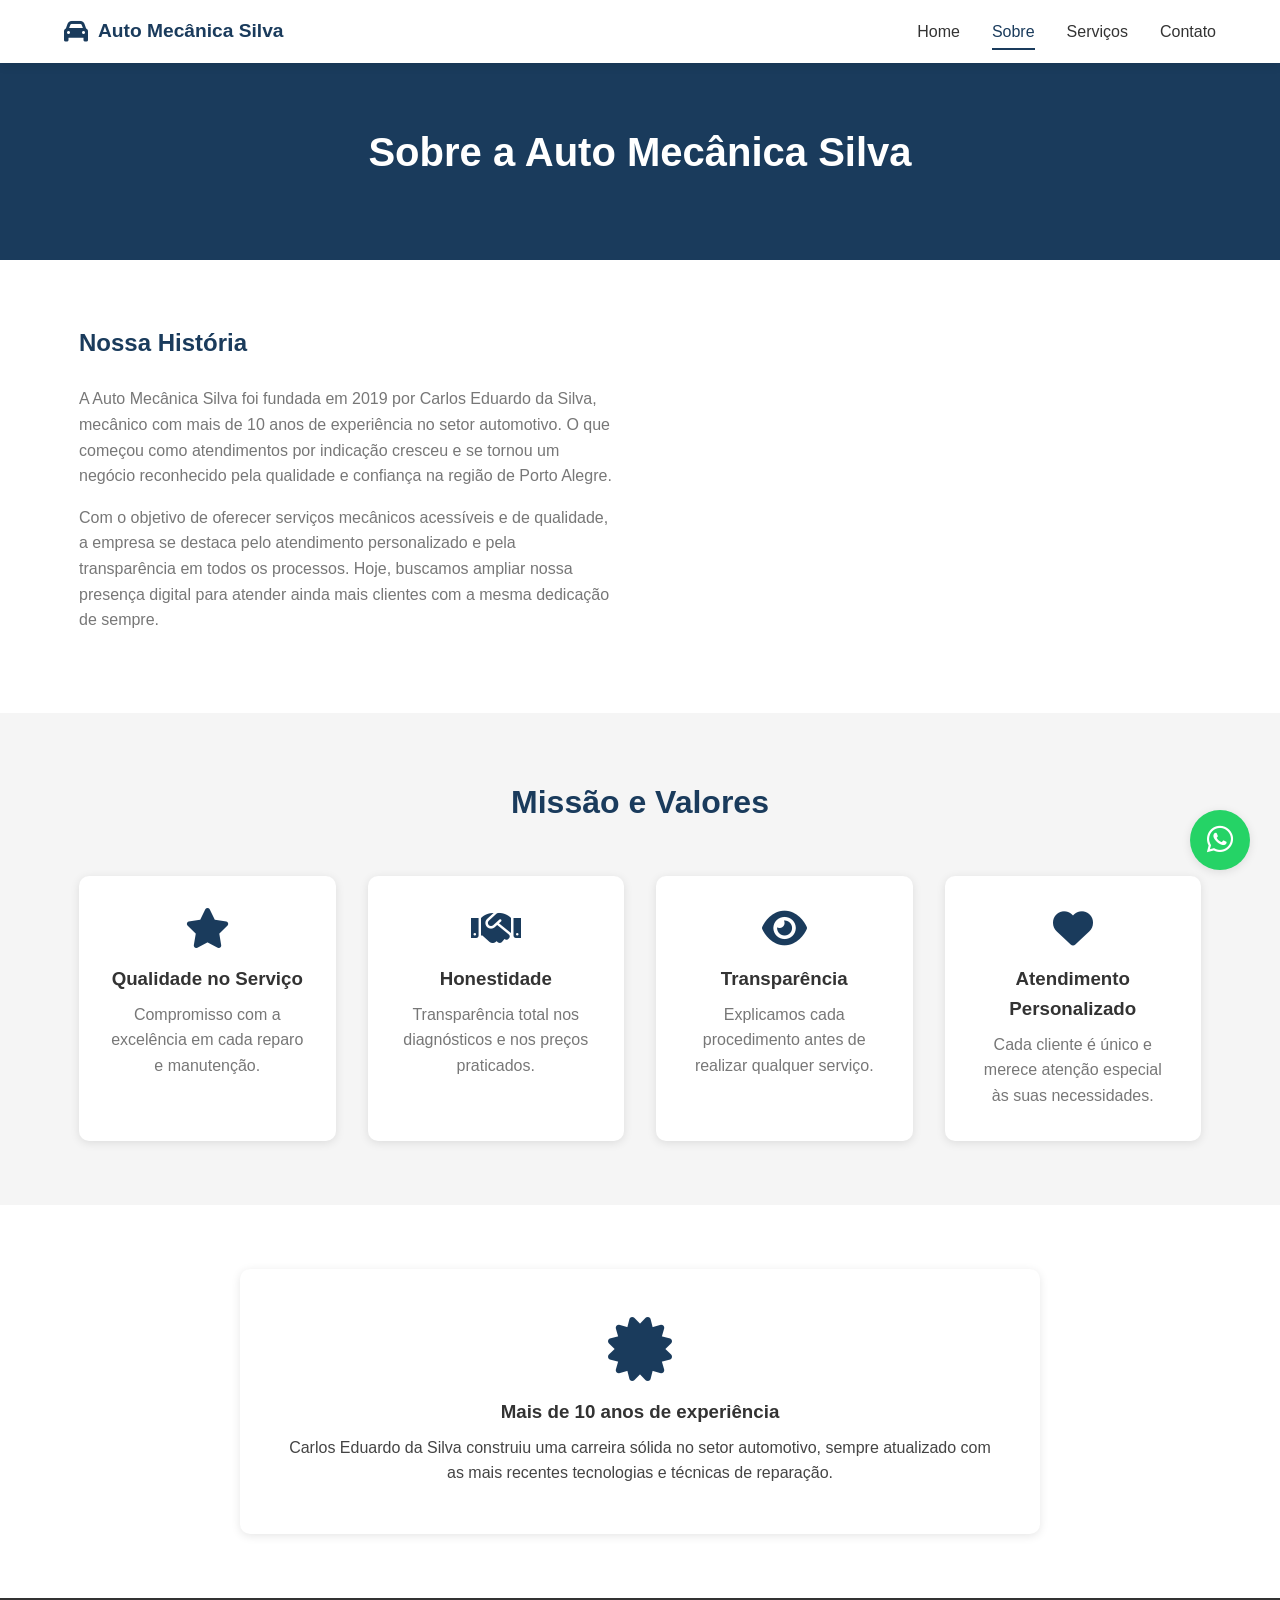
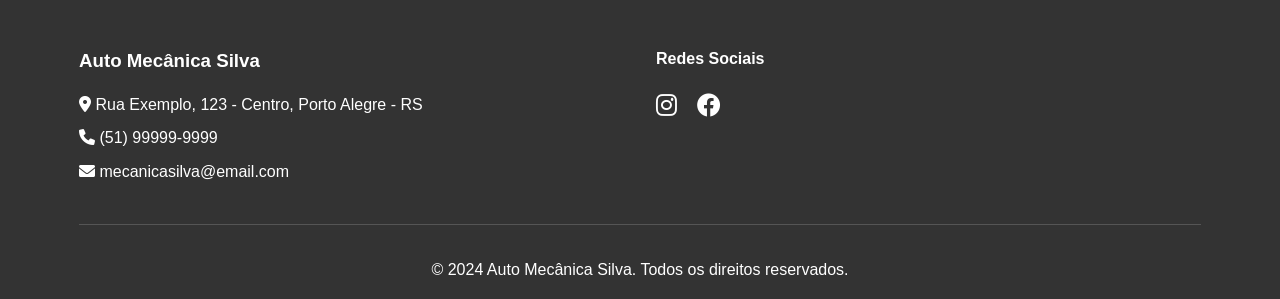
<file: site-mecanica-silva/sobre.html>
<!DOCTYPE html>
<html lang="pt-BR">
<head>
    <meta charset="UTF-8">
    <meta name="viewport" content="width=device-width, initial-scale=1.0">
    <title>Sobre Nós - Auto Mecânica Silva</title>
    <meta name="description" content="Conheça a história da Auto Mecânica Silva, nossa missão e valores. Profissionais experientes em manutenção automotiva em Porto Alegre.">
    <link rel="stylesheet" href="css/style.css">
    <link rel="stylesheet" href="https://cdnjs.cloudflare.com/ajax/libs/font-awesome/6.0.0/css/all.min.css">
</head>
<body>
    <nav class="navbar">
        <div class="nav-container">
            <a href="index.html" class="logo">
                <i class="fas fa-car"></i>
                Auto Mecânica Silva
            </a>
            <div class="menu-toggle" id="menu-toggle">
                <i class="fas fa-bars"></i>
            </div>
            <ul class="nav-menu" id="nav-menu">
                <li><a href="index.html">Home</a></li>
                <li><a href="sobre.html" class="active">Sobre</a></li>
                <li><a href="servicos.html">Serviços</a></li>
                <li><a href="contato.html">Contato</a></li>
            </ul>
        </div>
    </nav>

    <a href="https://wa.me/5551999999999" class="whatsapp-float" target="_blank">
        <i class="fab fa-whatsapp"></i>
    </a>

    <section class="page-header">
        <div class="container">
            <h1>Sobre a Auto Mecânica Silva</h1>
        </div>
    </section>

    <section class="about-history">
        <div class="container">
            <div class="about-grid">
                <div class="about-text">
                    <h2>Nossa História</h2>
                    <p>A Auto Mecânica Silva foi fundada em 2019 por Carlos Eduardo da Silva, mecânico com mais de 10 anos de experiência no setor automotivo. O que começou como atendimentos por indicação cresceu e se tornou um negócio reconhecido pela qualidade e confiança na região de Porto Alegre.</p>
                    <p>Com o objetivo de oferecer serviços mecânicos acessíveis e de qualidade, a empresa se destaca pelo atendimento personalizado e pela transparência em todos os processos. Hoje, buscamos ampliar nossa presença digital para atender ainda mais clientes com a mesma dedicação de sempre.</p>
                </div>
                <div class="about-image">
                    <i class="fas fa-user-mechanic"></i>
                </div>
            </div>
        </div>
    </section>

    <section class="mission-values">
        <div class="container">
            <h2>Missão e Valores</h2>
            <div class="values-grid">
                <div class="value-item">
                    <i class="fas fa-star"></i>
                    <h3>Qualidade no Serviço</h3>
                    <p>Compromisso com a excelência em cada reparo e manutenção.</p>
                </div>
                <div class="value-item">
                    <i class="fas fa-handshake"></i>
                    <h3>Honestidade</h3>
                    <p>Transparência total nos diagnósticos e nos preços praticados.</p>
                </div>
                <div class="value-item">
                    <i class="fas fa-eye"></i>
                    <h3>Transparência</h3>
                    <p>Explicamos cada procedimento antes de realizar qualquer serviço.</p>
                </div>
                <div class="value-item">
                    <i class="fas fa-heart"></i>
                    <h3>Atendimento Personalizado</h3>
                    <p>Cada cliente é único e merece atenção especial às suas necessidades.</p>
                </div>
            </div>
        </div>
    </section>

    <section class="experience-highlight">
        <div class="container">
            <div class="highlight-box">
                <i class="fas fa-certificate"></i>
                <h3>Mais de 10 anos de experiência</h3>
                <p>Carlos Eduardo da Silva construiu uma carreira sólida no setor automotivo, sempre atualizado com as mais recentes tecnologias e técnicas de reparação.</p>
            </div>
        </div>
    </section>

    <button id="back-to-top" class="back-to-top">
        <i class="fas fa-arrow-up"></i>
    </button>

    <footer>
        <div class="container">
            <div class="footer-content">
                <div class="footer-info">
                    <h3>Auto Mecânica Silva</h3>
                    <p><i class="fas fa-map-marker-alt"></i> Rua Exemplo, 123 - Centro, Porto Alegre - RS</p>
                    <p><i class="fas fa-phone"></i> <a href="tel:515199999999">(51) 99999-9999</a></p>
                    <p><i class="fas fa-envelope"></i> <a href="mailto:mecanicasilva@email.com">mecanicasilva@email.com</a></p>
                </div>
                <div class="footer-social">
                    <h4>Redes Sociais</h4>
                    <a href="https://instagram.com/mecanicasilva" target="_blank"><i class="fab fa-instagram"></i></a>
                    <a href="https://facebook.com/mecanicasilva" target="_blank"><i class="fab fa-facebook"></i></a>
                </div>
            </div>
            <div class="footer-bottom">
                <p>&copy; 2024 Auto Mecânica Silva. Todos os direitos reservados.</p>
            </div>
        </div>
    </footer>

    <script src="js/script.js"></script>
</body>
</html>
</file>
<file: calculadora/style.css>
/* Reset e Configurações Globais */
* {
    margin: 0;
    padding: 0;
    box-sizing: border-box;
}

body {
    font-family: 'Segoe UI', Tahoma, Geneva, Verdana, sans-serif;
    background: linear-gradient(135deg, #667eea 0%, #764ba2 100%);
    min-height: 100vh;
    display: flex;
    justify-content: center;
    align-items: center;
    padding: 20px;
}

/* Container da Calculadora */
.calculator {
    background: rgba(255, 255, 255, 0.95);
    border-radius: 30px;
    box-shadow: 0 20px 60px rgba(0, 0, 0, 0.3);
    padding: 25px;
    width: 100%;
    max-width: 500px;
    transition: transform 0.3s ease;
}

.calculator:hover {
    transform: translateY(-5px);
}

/* Display */
.display {
    background: #1e293b;
    color: #fff;
    border-radius: 20px;
    padding: 25px;
    margin-bottom: 25px;
    text-align: right;
    word-wrap: break-word;
    word-break: break-all;
}

.previous-operand {
    color: #94a3b8;
    font-size: 1.2rem;
    min-height: 32px;
    margin-bottom: 10px;
}

.current-operand {
    color: #fff;
    font-size: 2.5rem;
    font-weight: bold;
    line-height: 1.2;
}

/* Grade de Botões - 4 colunas */
.buttons {
    display: grid;
    grid-template-columns: repeat(4, 1fr);
    gap: 12px;
}

/* Estilos Gerais dos Botões */
button {
    border: none;
    background: #f1f5f9;
    font-size: 1.2rem;
    padding: 18px 12px;
    border-radius: 15px;
    cursor: pointer;
    transition: all 0.2s ease;
    font-weight: 600;
    color: #1e293b;
}

button:hover {
    transform: scale(0.95);
    filter: brightness(0.95);
}

button:active {
    transform: scale(0.92);
}

/* Botões Especiais */
.span-2 {
    grid-column: span 2;
}

.operator {
    background: #f59e0b;
    color: white;
}

.equals {
    background: #10b981;
    color: white;
}

.function {
    background: #8b5cf6;
    color: white;
    font-size: 0.9rem;
}

.number {
    background: #ffffff;
    border: 2px solid #e2e8f0;
    font-weight: bold;
}

/* Estilo específico para botão delete */
button[data-action="delete"] {
    background: #64748b;
    color: white;
}

/* Responsividade */
@media (max-width: 600px) {
    .calculator {
        padding: 15px;
    }
    
    button {
        padding: 12px 8px;
        font-size: 1rem;
    }
    
    .current-operand {
        font-size: 1.8rem;
    }
    
    .buttons {
        gap: 8px;
    }
}

@media (max-width: 450px) {
    button {
        padding: 10px 6px;
        font-size: 0.85rem;
    }
}

/* Animações */
@keyframes fadeIn {
    from {
        opacity: 0;
        transform: translateY(20px);
    }
    to {
        opacity: 1;
        transform: translateY(0);
    }
}

.calculator {
    animation: fadeIn 0.5s ease;
}
</file>
<file: site-mecanica-silva/css/style.css>
/* ===== VARIÁVEIS ===== */
:root {
    --primary-blue: #1a3b5c;
    --secondary-blue: #2c4c6e;
    --dark-gray: #333333;
    --light-gray: #f5f5f5;
    --white: #ffffff;
    --text-dark: #444444;
    --text-light: #777777;
    --whatsapp-green: #25D366;
    --shadow: 0 2px 10px rgba(0,0,0,0.1);
    --transition: all 0.3s ease;
}

/* ===== RESET ===== */
* {
    margin: 0;
    padding: 0;
    box-sizing: border-box;
}

html {
    scroll-behavior: smooth;
}

body {
    font-family: 'Segoe UI', Tahoma, Geneva, Verdana, sans-serif;
    line-height: 1.6;
    color: var(--text-dark);
    overflow-x: hidden;
}

/* ===== CONTAINER ===== */
.container {
    width: 90%;
    max-width: 1200px;
    margin: 0 auto;
    padding: 0 15px;
}

/* ===== NAVBAR ===== */
.navbar {
    background-color: var(--white);
    box-shadow: var(--shadow);
    position: fixed;
    top: 0;
    left: 0;
    right: 0;
    z-index: 1000;
    padding: 1rem 0;
}

.nav-container {
    width: 90%;
    max-width: 1200px;
    margin: 0 auto;
    display: flex;
    justify-content: space-between;
    align-items: center;
}

.logo {
    display: flex;
    align-items: center;
    gap: 10px;
    color: var(--primary-blue);
    font-size: 1.2rem;
    font-weight: bold;
    text-decoration: none;
}

.logo i {
    font-size: 1.5rem;
}

.nav-menu {
    display: flex;
    list-style: none;
    gap: 2rem;
}

.nav-menu a {
    color: var(--dark-gray);
    text-decoration: none;
    font-weight: 500;
    transition: var(--transition);
    padding: 0.5rem 0;
    border-bottom: 2px solid transparent;
}

.nav-menu a:hover,
.nav-menu a.active {
    color: var(--primary-blue);
    border-bottom-color: var(--primary-blue);
}

.menu-toggle {
    display: none;
    font-size: 1.5rem;
    cursor: pointer;
    color: var(--primary-blue);
}

/* ===== WHATSAPP FLOAT ===== */
.whatsapp-float {
    position: fixed;
    bottom: 30px;
    right: 30px;
    background-color: var(--whatsapp-green);
    color: var(--white);
    width: 60px;
    height: 60px;
    border-radius: 50%;
    text-align: center;
    font-size: 30px;
    line-height: 60px;
    z-index: 100;
    box-shadow: var(--shadow);
    transition: var(--transition);
}

.whatsapp-float:hover {
    transform: scale(1.1);
    color: var(--white);
}

/* ===== BACK TO TOP ===== */
.back-to-top {
    position: fixed;
    bottom: 100px;
    right: 30px;
    background-color: var(--primary-blue);
    color: var(--white);
    width: 45px;
    height: 45px;
    border: none;
    border-radius: 50%;
    cursor: pointer;
    display: none;
    align-items: center;
    justify-content: center;
    font-size: 20px;
    transition: var(--transition);
    z-index: 99;
}

.back-to-top.show {
    display: flex;
}

.back-to-top:hover {
    background-color: var(--secondary-blue);
    transform: translateY(-3px);
}

/* ===== HERO SECTION ===== */
.hero {
    height: 100vh;
    background: linear-gradient(rgba(26, 59, 92, 0.9), rgba(26, 59, 92, 0.7)), url('https://via.placeholder.com/1920x1080') center/cover;
    display: flex;
    align-items: center;
    justify-content: center;
    text-align: center;
    color: var(--white);
    margin-top: 60px;
}

.hero-content {
    max-width: 800px;
    padding: 0 20px;
}

.hero h1 {
    font-size: 3rem;
    margin-bottom: 1rem;
    animation: fadeInUp 1s ease;
}

.slogan {
    font-size: 1.5rem;
    margin-bottom: 1rem;
    font-style: italic;
    animation: fadeInUp 1s ease 0.2s both;
}

.hero-text {
    font-size: 1.2rem;
    margin-bottom: 2rem;
    animation: fadeInUp 1s ease 0.4s both;
}

/* ===== BUTTONS ===== */
.btn-primary {
    display: inline-block;
    background-color: var(--primary-blue);
    color: var(--white);
    padding: 12px 30px;
    border-radius: 5px;
    text-decoration: none;
    font-weight: 500;
    transition: var(--transition);
    border: none;
    cursor: pointer;
}

.btn-primary:hover {
    background-color: var(--secondary-blue);
    transform: translateY(-2px);
    box-shadow: var(--shadow);
}

.btn-secondary {
    display: inline-block;
    background-color: transparent;
    color: var(--primary-blue);
    padding: 10px 25px;
    border-radius: 5px;
    text-decoration: none;
    font-weight: 500;
    border: 2px solid var(--primary-blue);
    transition: var(--transition);
}

.btn-secondary:hover {
    background-color: var(--primary-blue);
    color: var(--white);
}

.btn-card {
    display: inline-block;
    background-color: var(--primary-blue);
    color: var(--white);
    padding: 8px 20px;
    border-radius: 5px;
    text-decoration: none;
    font-size: 0.9rem;
    transition: var(--transition);
    margin-top: 1rem;
}

.btn-card:hover {
    background-color: var(--secondary-blue);
}

/* ===== HIGHLIGHTS ===== */
.highlights {
    padding: 4rem 0;
    background-color: var(--light-gray);
}

.highlights .container {
    display: grid;
    grid-template-columns: repeat(auto-fit, minmax(250px, 1fr));
    gap: 2rem;
}

.highlight-box {
    text-align: center;
    padding: 2rem;
    background-color: var(--white);
    border-radius: 10px;
    box-shadow: var(--shadow);
    transition: var(--transition);
}

.highlight-box:hover {
    transform: translateY(-5px);
    box-shadow: 0 5px 20px rgba(0,0,0,0.15);
}

.highlight-box i {
    font-size: 3rem;
    color: var(--primary-blue);
    margin-bottom: 1rem;
}

.highlight-box h3 {
    color: var(--dark-gray);
    margin-bottom: 0.5rem;
}

/* ===== SERVICES PREVIEW ===== */
.services-preview {
    padding: 4rem 0;
}

.services-preview h2 {
    text-align: center;
    color: var(--primary-blue);
    margin-bottom: 3rem;
    font-size: 2rem;
}

.services-grid {
    display: grid;
    grid-template-columns: repeat(auto-fit, minmax(300px, 1fr));
    gap: 2rem;
    margin-bottom: 2rem;
}

.service-card {
    text-align: center;
    padding: 2rem;
    background-color: var(--white);
    border-radius: 10px;
    box-shadow: var(--shadow);
    transition: var(--transition);
}

.service-card:hover {
    transform: translateY(-5px);
    box-shadow: 0 5px 20px rgba(0,0,0,0.15);
}

.service-card i {
    font-size: 3rem;
    color: var(--primary-blue);
    margin-bottom: 1rem;
}

.service-card h3 {
    color: var(--dark-gray);
    margin-bottom: 0.5rem;
}

.service-card p {
    color: var(--text-light);
    margin-bottom: 1rem;
}

/* ===== EXPERIENCE ===== */
.experience {
    padding: 4rem 0;
    background-color: var(--primary-blue);
    color: var(--white);
}

.experience-content {
    text-align: center;
    max-width: 800px;
    margin: 0 auto;
}

.experience h2 {
    font-size: 2rem;
    margin-bottom: 1.5rem;
}

.experience p {
    margin-bottom: 2rem;
    line-height: 1.8;
}

.experience .btn-primary {
    background-color: var(--white);
    color: var(--primary-blue);
}

.experience .btn-primary:hover {
    background-color: var(--light-gray);
}

/* ===== PAGE HEADER ===== */
.page-header {
    background-color: var(--primary-blue);
    color: var(--white);
    padding: 120px 0 60px;
    text-align: center;
}

.page-header h1 {
    font-size: 2.5rem;
    margin-bottom: 1rem;
}

/* ===== ABOUT PAGE ===== */
.about-history {
    padding: 4rem 0;
}

.about-grid {
    display: grid;
    grid-template-columns: 1fr 1fr;
    gap: 3rem;
    align-items: center;
}

.about-text h2 {
    color: var(--primary-blue);
    margin-bottom: 1.5rem;
}

.about-text p {
    margin-bottom: 1rem;
    color: var(--text-light);
}

.about-image i {
    font-size: 15rem;
    color: var(--primary-blue);
    display: block;
    text-align: center;
}

.mission-values {
    padding: 4rem 0;
    background-color: var(--light-gray);
}

.mission-values h2 {
    text-align: center;
    color: var(--primary-blue);
    margin-bottom: 3rem;
    font-size: 2rem;
}

.values-grid {
    display: grid;
    grid-template-columns: repeat(auto-fit, minmax(250px, 1fr));
    gap: 2rem;
}

.value-item {
    text-align: center;
    padding: 2rem;
    background-color: var(--white);
    border-radius: 10px;
    box-shadow: var(--shadow);
}

.value-item i {
    font-size: 2.5rem;
    color: var(--primary-blue);
    margin-bottom: 1rem;
}

.value-item h3 {
    color: var(--dark-gray);
    margin-bottom: 0.5rem;
}

.value-item p {
    color: var(--text-light);
}

.experience-highlight {
    padding: 4rem 0;
}

.experience-highlight .highlight-box {
    text-align: center;
    max-width: 800px;
    margin: 0 auto;
    padding: 3rem;
}

.experience-highlight i {
    font-size: 4rem;
    color: var(--primary-blue);
    margin-bottom: 1rem;
}

/* ===== SERVICES CATALOG ===== */
.services-catalog {
    padding: 4rem 0;
}

.services-cards {
    display: grid;
    grid-template-columns: repeat(auto-fit, minmax(300px, 1fr));
    gap: 2rem;
}

.cta-section {
    padding: 4rem 0;
    background-color: var(--light-gray);
    text-align: center;
}

.cta-section h2 {
    color: var(--primary-blue);
    margin-bottom: 1rem;
    font-size: 2rem;
}

.cta-section p {
    margin-bottom: 2rem;
    color: var(--text-light);
}

/* ===== CONTACT PAGE ===== */
.contact-info {
    padding: 4rem 0;
}

.contact-grid {
    display: grid;
    grid-template-columns: repeat(auto-fit, minmax(250px, 1fr));
    gap: 2rem;
}

.contact-card {
    text-align: center;
    padding: 2rem;
    background-color: var(--white);
    border-radius: 10px;
    box-shadow: var(--shadow);
    transition: var(--transition);
}

.contact-card:hover {
    transform: translateY(-5px);
}

.contact-card i {
    font-size: 2.5rem;
    color: var(--primary-blue);
    margin-bottom: 1rem;
}

.contact-card h3 {
    color: var(--dark-gray);
    margin-bottom: 0.5rem;
}

.contact-card a {
    color: var(--text-light);
    text-decoration: none;
    transition: var(--transition);
}

.contact-card a:hover {
    color: var(--primary-blue);
}

.contact-form-section {
    padding: 4rem 0;
    background-color: var(--light-gray);
}

.form-container {
    max-width: 600px;
    margin: 0 auto;
    background-color: var(--white);
    padding: 2rem;
    border-radius: 10px;
    box-shadow: var(--shadow);
}

.form-container h2 {
    text-align: center;
    color: var(--primary-blue);
    margin-bottom: 2rem;
}

.contact-form {
    display: flex;
    flex-direction: column;
    gap: 1.5rem;
}

.form-group {
    display: flex;
    flex-direction: column;
    gap: 0.5rem;
}

.form-group label {
    color: var(--dark-gray);
    font-weight: 500;
}

.form-group input,
.form-group textarea {
    padding: 10px;
    border: 1px solid #ddd;
    border-radius: 5px;
    font-family: inherit;
    transition: var(--transition);
}

.form-group input:focus,
.form-group textarea:focus {
    outline: none;
    border-color: var(--primary-blue);
    box-shadow: 0 0 0 2px rgba(26, 59, 92, 0.1);
}

.social-links {
    padding: 4rem 0;
    text-align: center;
}

.social-links h2 {
    color: var(--primary-blue);
    margin-bottom: 2rem;
    font-size: 2rem;
}

.social-icons {
    display: flex;
    justify-content: center;
    gap: 2rem;
    flex-wrap: wrap;
}

.social-icon {
    display: flex;
    flex-direction: column;
    align-items: center;
    gap: 0.5rem;
    color: var(--primary-blue);
    text-decoration: none;
    transition: var(--transition);
    padding: 1rem;
    border-radius: 10px;
    background-color: var(--white);
    box-shadow: var(--shadow);
    min-width: 120px;
}

.social-icon:hover {
    transform: translateY(-5px);
    background-color: var(--primary-blue);
    color: var(--white);
}

.social-icon i {
    font-size: 2rem;
}

.map {
    padding: 0 0 4rem;
}

.map-placeholder {
    background-color: var(--light-gray);
    padding: 3rem;
    text-align: center;
    border-radius: 10px;
}

.map-placeholder i {
    font-size: 4rem;
    color: var(--primary-blue);
    margin-bottom: 1rem;
}

/* ===== FOOTER ===== */
footer {
    background-color: var(--dark-gray);
    color: var(--white);
    padding: 3rem 0 1rem;
}

.footer-content {
    display: grid;
    grid-template-columns: repeat(auto-fit, minmax(300px, 1fr));
    gap: 2rem;
    margin-bottom: 2rem;
}

.footer-info h3 {
    margin-bottom: 1rem;
}

.footer-info p {
    margin-bottom: 0.5rem;
}

.footer-info a {
    color: var(--white);
    text-decoration: none;
    transition: var(--transition);
}

.footer-info a:hover {
    color: var(--primary-blue);
}

.footer-social h4 {
    margin-bottom: 1rem;
}

.footer-social a {
    color: var(--white);
    font-size: 1.5rem;
    margin-right: 1rem;
    transition: var(--transition);
}

.footer-social a:hover {
    color: var(--primary-blue);
}

.footer-bottom {
    text-align: center;
    padding-top: 2rem;
    border-top: 1px solid #555;
}

/* ===== ANIMATIONS ===== */
@keyframes fadeInUp {
    from {
        opacity: 0;
        transform: translateY(30px);
    }
    to {
        opacity: 1;
        transform: translateY(0);
    }
}

/* ===== RESPONSIVIDADE ===== */
@media screen and (max-width: 768px) {
    .menu-toggle {
        display: block;
    }

    .nav-menu {
        display: none;
        position: absolute;
        top: 100%;
        left: 0;
        right: 0;
        background-color: var(--white);
        flex-direction: column;
        padding: 1rem;
        box-shadow: var(--shadow);
        text-align: center;
    }

    .nav-menu.active {
        display: flex;
    }

    .hero h1 {
        font-size: 2rem;
    }

    .slogan {
        font-size: 1.2rem;
    }

    .hero-text {
        font-size: 1rem;
    }

    .about-grid {
        grid-template-columns: 1fr;
        text-align: center;
    }

    .footer-content {
        grid-template-columns: 1fr;
        text-align: center;
    }

    .contact-grid {
        grid-template-columns: 1fr;
    }

    .services-grid {
        grid-template-columns: 1fr;
        padding: 0 1rem;
    }

    .whatsapp-float {
        width: 50px;
        height: 50px;
        font-size: 25px;
        line-height: 50px;
        bottom: 20px;
        right: 20px;
    }

    .back-to-top {
        bottom: 90px;
        right: 20px;
    }
}

@media screen and (min-width: 769px) and (max-width: 1024px) {
    .hero h1 {
        font-size: 2.5rem;
    }

    .services-grid {
        grid-template-columns: repeat(2, 1fr);
    }
}
</file>
<file: site-responsive/style.css>
body {
    font-family: Open Sans, Montserrat;
}

/* Fundo menu-navegacao/transparente */
.navbar{
    position: absolute;
    top: 0;
    width: 100%;
    z-index: 10;
    background: transparent !important;
}

.navbar .nav-link,
.navbar .navbar-brand {
    color: white !important;
    font-size: 23px;
}

.navbar-toggler {
    border-color: white;
}

.navbar-toggler-icon {
    filter: invert(1);
}

.navbar.scrolled {
    background: rgba(0, 0, 0, 0.8) !important;
    transition: 0.3s;
}

/* Carousel */
.carousel-item {
    height: 100vh;
}

.carousel-item img {
    height: 100%;
    width: 100%;
    object-fit: cover;
}

/* Cards */
.card {
    margin-bottom: 20px;
}

.card-text {
    color:darkgrey
}

.contatoform {
    background-color: bisque;
}

/* Contato */
#contato h3 {
    color: #000000;
    margin-bottom: 20px;
    text-align: center;
}

#contato iframe {
    border-radius: 8px;
    min-height: 300px;
}

#contato form {
    display: flex;
    flex-direction: column;
    gap: 15px;
}

#contato button {
    width: 150px;
    align-self: center;
}

/* Footer */
footer {
    background-color:gray;
    padding: 20px;
    text-align: center;
    font-weight: bold;
}

/* Responsividade */
@media (max-width: 768px) {
    #contato .row {
        flex-direction: column-reverse;
    }

    #contato iframe {
        min-height: 250px;
    }

    #contato button {
        width: 100%;
    }
}

.carousel-item {
    height: 93vh;
}

.carousel-item img {
    height: auto; /* altura do banner */
    width: 15px;
    object-fit: cover; /* mantém proporção e corta de forma bonita */
}
</file>
